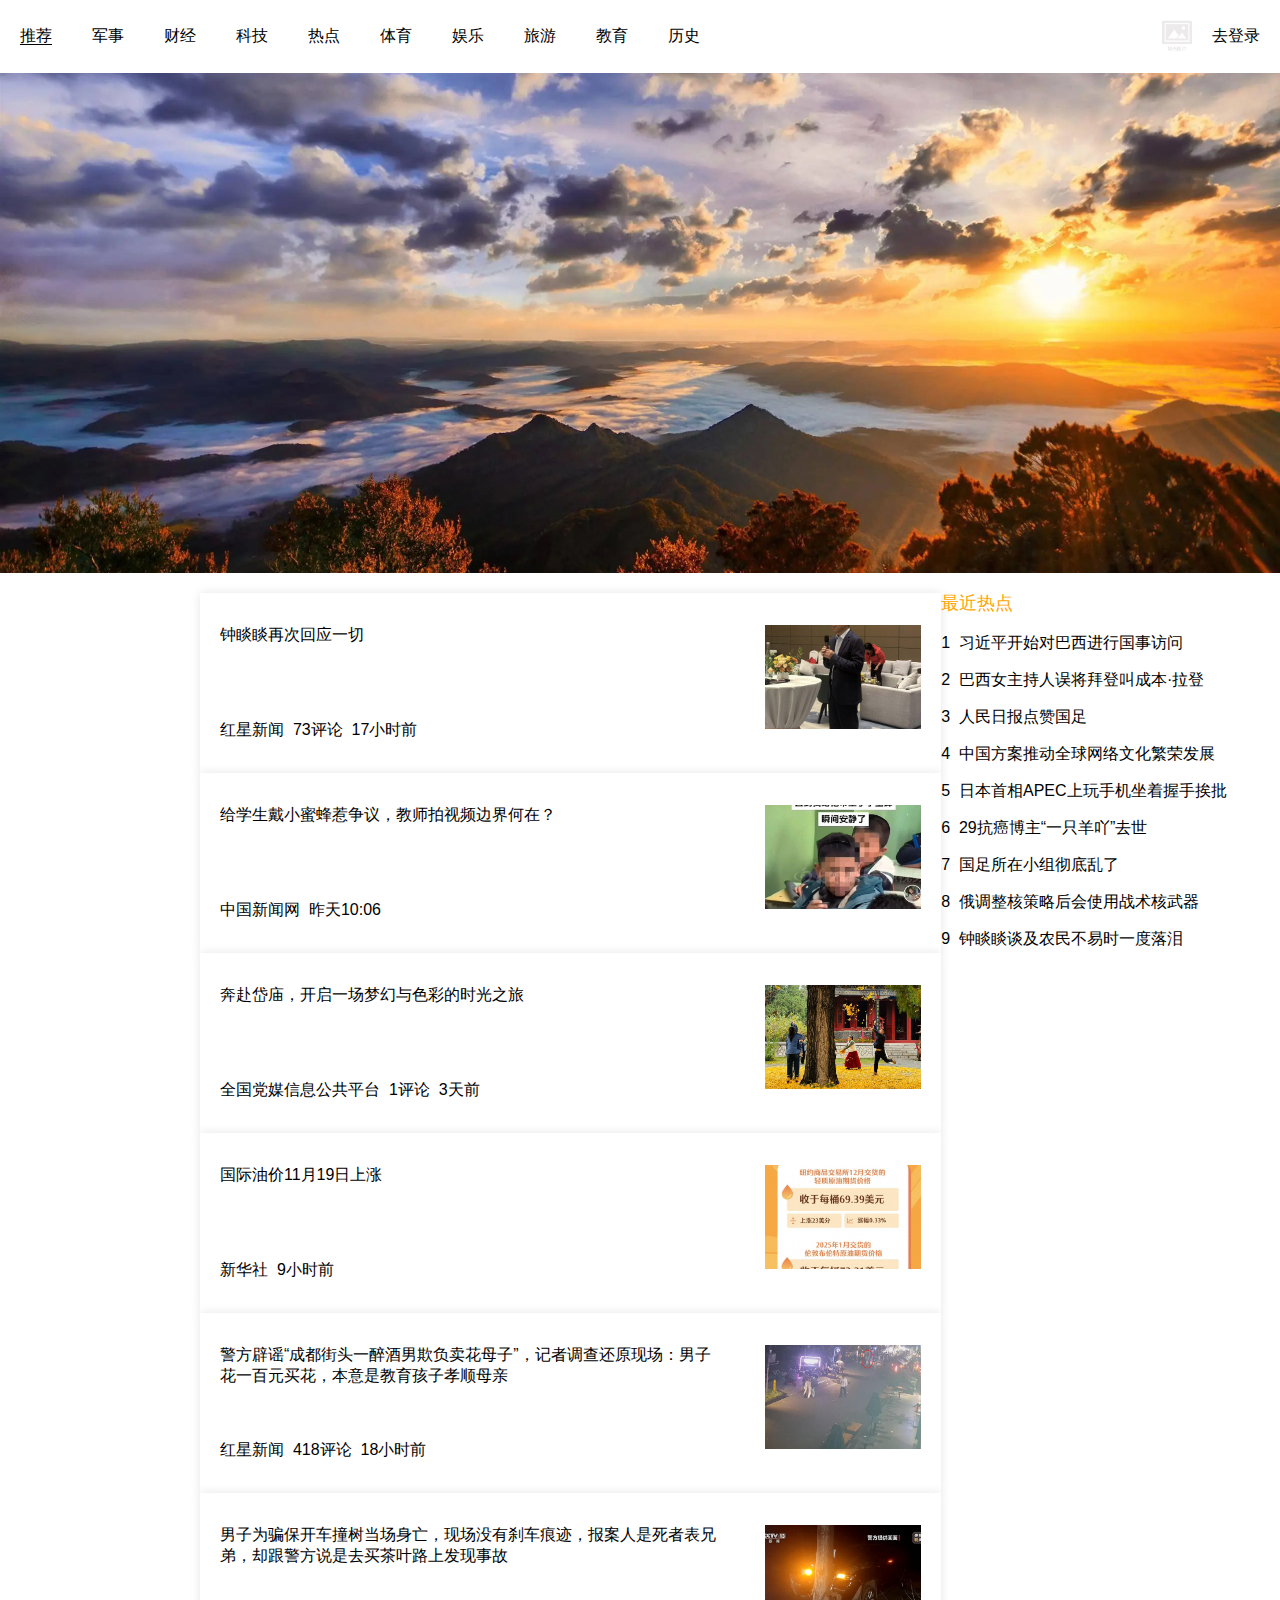
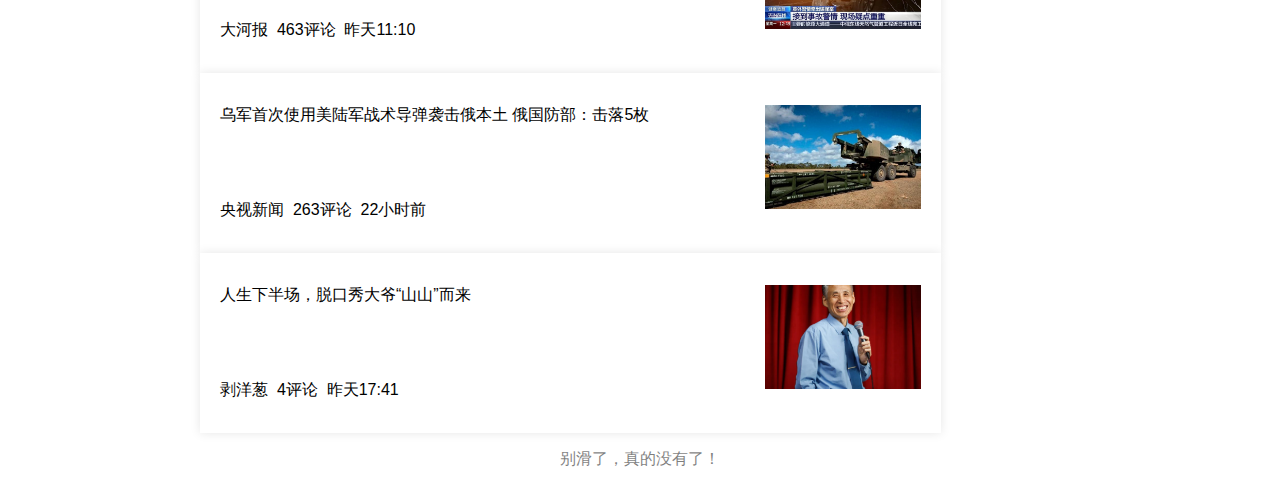
<file: html/index.html>
<!DOCTYPE html>
<html lang="en">
<head>
    <meta charset="UTF-8">
    <meta name="viewport" content="width=device-width, initial-scale=1.0">
    <title>Index Page</title>
    <link rel="stylesheet" href="../css/index.css">
</head>
<body>
    
    <div class="nav">

        <div class="nav-left-box">
            <div class="nav-left-little-box"><a href="index.html" style="border-bottom: 1px solid black;">推荐</a></div>
            <div class="nav-left-little-box"><a href="military.html">军事</a></div>
            <div class="nav-left-little-box"><a href="economy.html">财经</a></div>
            <div class="nav-left-little-box"><a href="technology.html">科技</a></div>
            <div class="nav-left-little-box"><a href="hot.html">热点</a></div>
            <div class="nav-left-little-box"><a href="PE.html">体育</a></div>
            <div class="nav-left-little-box"><a href="entertain.html">娱乐</a></div>
            <div class="nav-left-little-box"><a href="travel.html">旅游</a></div>
            <div class="nav-left-little-box"><a href="education.html">教育</a></div>
            <div class="nav-left-little-box"><a href="history.html">历史</a></div>
        </div>

        <div class="nav-right-box">
            <a href="userCenter.html"><img src="../imgs/default.jpg" id="userImage"></a>
            <a href="login.html"><p id="username-display"></p></a>
        </div>

    </div>

    <div class="top-picture">
        <img src="../imgs/scene.jpg">
    </div>

    <div class="main">

        <div class="content">   

            <a href="detail.html" style="text-decoration: none;color: black;">
            <div class="row" style="margin-top: 20px;">
                <div class="row-left-box">
                    <div class="upper-box">钟睒睒再次回应一切</div>
                    <div class="bottom-box">红星新闻&nbsp;&nbsp;73评论&nbsp;&nbsp;17小时前</div>
                </div>
                <div class="row-right-box">
                    <img src="../imgs/1.jpg">
                </div>
            </div>
            </a>

            <div class="row">
                <div class="row-left-box">
                    <div class="upper-box">给学生戴小蜜蜂惹争议，教师拍视频边界何在？</div>
                    <div class="bottom-box">中国新闻网&nbsp;&nbsp;昨天10:06</div>
                </div>
                <div class="row-right-box">
                    <img src="../imgs/2.jpg">
                </div>
            </div>

            <div class="row">
                <div class="row-left-box">
                    <div class="upper-box">奔赴岱庙，开启一场梦幻与色彩的时光之旅</div>
                    <div class="bottom-box">全国党媒信息公共平台&nbsp;&nbsp;1评论&nbsp;&nbsp;3天前</div>
                </div>
                <div class="row-right-box">
                    <img src="../imgs/3.jpg">
                </div>
            </div>

            <div class="row">
                <div class="row-left-box">
                    <div class="upper-box">国际油价11月19日上涨</div>
                    <div class="bottom-box">新华社&nbsp;&nbsp;9小时前</div>
                </div>
                <div class="row-right-box">
                    <img src="../imgs/4.jpg">
                </div>
            </div>

            <div class="row">
                <div class="row-left-box">
                    <div class="upper-box">警方辟谣“成都街头一醉酒男欺负卖花母子”，记者调查还原现场：男子花一百元买花，本意是教育孩子孝顺母亲</div>
                    <div class="bottom-box">红星新闻&nbsp;&nbsp;418评论&nbsp;&nbsp;18小时前</div>
                </div>
                <div class="row-right-box">
                    <img src="../imgs/5.jpg">
                </div>
            </div>

            <div class="row">
                <div class="row-left-box">
                    <div class="upper-box">男子为骗保开车撞树当场身亡，现场没有刹车痕迹，报案人是死者表兄弟，却跟警方说是去买茶叶路上发现事故</div>
                    <div class="bottom-box">大河报&nbsp;&nbsp;463评论&nbsp;&nbsp;昨天11:10</div>
                </div>
                <div class="row-right-box">
                    <img src="../imgs/6.jpg">
                </div>
            </div>

            <div class="row">
                <div class="row-left-box">
                    <div class="upper-box">乌军首次使用美陆军战术导弹袭击俄本土 俄国防部：击落5枚</div>
                    <div class="bottom-box">央视新闻&nbsp;&nbsp;263评论&nbsp;&nbsp;22小时前</div>
                </div>
                <div class="row-right-box">
                    <img src="../imgs/7.jpg">
                </div>
            </div>

            <div class="row">
                <div class="row-left-box">
                    <div class="upper-box">人生下半场，脱口秀大爷“山山”而来</div>
                    <div class="bottom-box">剥洋葱&nbsp;&nbsp;4评论&nbsp;&nbsp;昨天17:41</div>
                </div>
                <div class="row-right-box">
                    <img src="../imgs/8.jpg">
                </div>
            </div>
            
        </div>
    

        <div class="hot">
            <div>
                <p style="font-size: 18px; color: orange;">最近热点</p>
                <p>1&nbsp;&nbsp;习近平开始对巴西进行国事访问</p>
                <p>2&nbsp;&nbsp;巴西女主持人误将拜登叫成本·拉登</p>
                <p>3&nbsp;&nbsp;人民日报点赞国足</p>
                <p>4&nbsp;&nbsp;中国方案推动全球网络文化繁荣发展</p>
                <p>5&nbsp;&nbsp;日本首相APEC上玩手机坐着握手挨批</p>
                <p>6&nbsp;&nbsp;29抗癌博主“一只羊吖”去世</p>
                <p>7&nbsp;&nbsp;国足所在小组彻底乱了</p>
                <p>8&nbsp;&nbsp;俄调整核策略后会使用战术核武器</p>
                <p>9&nbsp;&nbsp;钟睒睒谈及农民不易时一度落泪</p>
                
            </div>
        </div>

    </div>
    
    <div style="text-align: center;opacity: 50%;">
        <p>别滑了，真的没有了！</p>
    </div>

    <script>
        function getQueryParam(param) {
            var urlParams = new URLSearchParams(window.location.search);
            return urlParams.get(param);
        }

        window.onload = function() {
            const username = localStorage.getItem('username');
            if (username) {
                document.getElementById('username-display').innerText = username;
            } else {
                document.getElementById('username-display').innerText = '去登录';
            }

            var cachedImage = localStorage.getItem('cachedImage');
            if (cachedImage) {
                document.getElementById('userImage').src = cachedImage;
            }
        };

    </script>
</body>
</html>
</file>
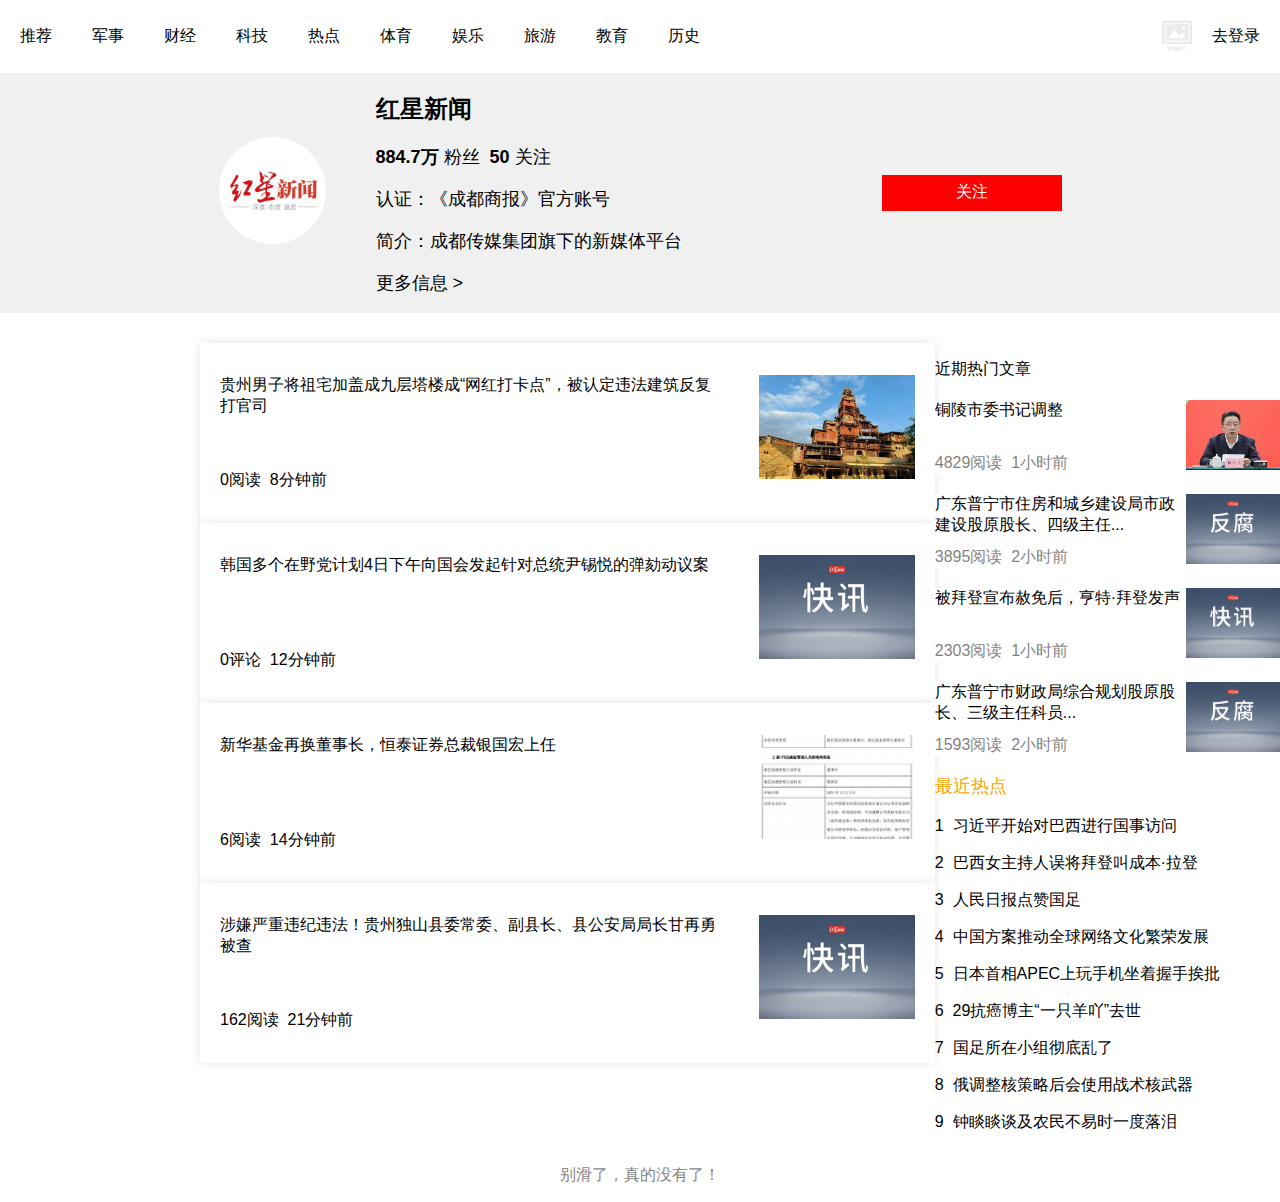
<file: html/author.html>
<!DOCTYPE html>
<html lang="en">
<head>
    <meta charset="UTF-8">
    <meta name="viewport" content="width=device-width, initial-scale=1.0">
    <title>Author Page</title>
    <link rel="stylesheet" href="../css/author.css">
</head>
<body>
    
    <div class="nav">

        <div class="nav-left-box">
            <div class="nav-left-little-box"><a href="index.html">推荐</a></div>
            <div class="nav-left-little-box"><a href="military.html">军事</a></div>
            <div class="nav-left-little-box"><a href="economy.html">财经</a></div>
            <div class="nav-left-little-box"><a href="technology.html">科技</a></div>
            <div class="nav-left-little-box"><a href="hot.html">热点</a></div>
            <div class="nav-left-little-box"><a href="PE.html">体育</a></div>
            <div class="nav-left-little-box"><a href="entertain.html">娱乐</a></div>
            <div class="nav-left-little-box"><a href="travel.html">旅游</a></div>
            <div class="nav-left-little-box"><a href="education.html">教育</a></div>
            <div class="nav-left-little-box"><a href="history.html">历史</a></div>
        </div>

        <div class="nav-right-box">
            <a href="userCenter.html"><img src="../imgs/default.jpg" id="userImage"></a>
            <a href="login.html"><p id="username-display"></p></a>
        </div>

    </div>

    <div class="profile">
        <div class="left">
            <img src="../imgs/z1.jpg">
        </div>
        <div class="middle">
            <h2>红星新闻</h2>
            <p><b>884.7万&nbsp;</b>粉丝&nbsp;&nbsp;<b>50&nbsp;</b>关注</h2>
            <p>认证：《成都商报》官方账号</p>
            <p>简介：成都传媒集团旗下的新媒体平台</p>
            <p>更多信息 ></p>
        </div>
        <div class="right">
            <div class="button">
                <p id="follow-text">关注</p>
            </div>
        </div>
    </div>


    <div class="main">

        <div class="content">   

            <div class="row" style="margin-top: 30px;">
                <div class="row-left-box">
                    <div class="upper-box">贵州男子将祖宅加盖成九层塔楼成“网红打卡点”，被认定违法建筑反复打官司</div>
                    <div class="bottom-box">0阅读&nbsp;&nbsp;8分钟前</div>
                </div>
                <div class="row-right-box">
                    <img src="../imgs/81.jpg">
                </div>
            </div>

            <div class="row">
                <div class="row-left-box">
                    <div class="upper-box">韩国多个在野党计划4日下午向国会发起针对总统尹锡悦的弹劾动议案</div>
                    <div class="bottom-box">0评论&nbsp;&nbsp;12分钟前</div>
                </div>
                <div class="row-right-box">
                    <img src="../imgs/82.jpg">
                </div>
            </div>

            <div class="row">
                <div class="row-left-box">
                    <div class="upper-box">新华基金再换董事长，恒泰证券总裁银国宏上任</div>
                    <div class="bottom-box">6阅读&nbsp;&nbsp;14分钟前</div>
                </div>
                <div class="row-right-box">
                    <img src="../imgs/83.jpg">
                </div>
            </div>

            <div class="row">
                <div class="row-left-box">
                    <div class="upper-box">涉嫌严重违纪违法！贵州独山县委常委、副县长、县公安局局长甘再勇被查</div>
                    <div class="bottom-box">162阅读&nbsp;&nbsp;21分钟前</div>
                </div>
                <div class="row-right-box">
                    <img src="../imgs/82.jpg">
                </div>
            </div>
            
        </div>
    
        

        <div class="hot">

            <div class="hot-works">
                <p>近期热门文章</p>

                <div class="hrow" style="margin-top: 20px;">
                    <div class="hrow-left-box">
                        <div class="hupper-box">铜陵市委书记调整</div>
                        <div class="hbottom-box">4829阅读&nbsp;&nbsp;1小时前</div>
                    </div>
                    <div class="hrow-right-box">
                        <img src="../imgs/w1.jpg">
                    </div>
                </div>

                <div class="hrow">
                    <div class="hrow-left-box">
                        <div class="hupper-box">广东普宁市住房和城乡建设局市政建设股原股长、四级主任...</div>
                        <div class="hbottom-box">3895阅读&nbsp;&nbsp;2小时前</div>
                    </div>
                    <div class="hrow-right-box">
                        <img src="../imgs/w2.jpg">
                    </div>
                </div>

                <div class="hrow">
                    <div class="hrow-left-box">
                        <div class="hupper-box">被拜登宣布赦免后，亨特·拜登发声</div>
                        <div class="hbottom-box">2303阅读&nbsp;&nbsp;1小时前</div>
                    </div>
                    <div class="hrow-right-box">
                        <img src="../imgs/w3.jpg">
                    </div>
                </div>

                <div class="hrow">
                    <div class="hrow-left-box">
                        <div class="hupper-box">广东普宁市财政局综合规划股原股长、三级主任科员...</div>
                        <div class="hbottom-box">1593阅读&nbsp;&nbsp;2小时前</div>
                    </div>
                    <div class="hrow-right-box">
                        <img src="../imgs/w4.jpg">
                    </div>
                </div>

            </div>

            <div>
                <p style="font-size: 18px; color: orange;">最近热点</p>
                <p>1&nbsp;&nbsp;习近平开始对巴西进行国事访问</p>
                <p>2&nbsp;&nbsp;巴西女主持人误将拜登叫成本·拉登</p>
                <p>3&nbsp;&nbsp;人民日报点赞国足</p>
                <p>4&nbsp;&nbsp;中国方案推动全球网络文化繁荣发展</p>
                <p>5&nbsp;&nbsp;日本首相APEC上玩手机坐着握手挨批</p>
                <p>6&nbsp;&nbsp;29抗癌博主“一只羊吖”去世</p>
                <p>7&nbsp;&nbsp;国足所在小组彻底乱了</p>
                <p>8&nbsp;&nbsp;俄调整核策略后会使用战术核武器</p>
                <p>9&nbsp;&nbsp;钟睒睒谈及农民不易时一度落泪</p>
            </div>
        </div>

    </div>
    
    <div style="text-align: center;opacity: 50%;">
        <p>别滑了，真的没有了！</p>
    </div>

    <script>
        function getQueryParam(param) {
            var urlParams = new URLSearchParams(window.location.search);
            return urlParams.get(param);
        }

        window.onload = function() {
            const username = localStorage.getItem('username');
            if (username) {
                document.getElementById('username-display').innerText = username;
            } else {
                document.getElementById('username-display').innerText = '去登录';
            }

            var cachedImage = localStorage.getItem('cachedImage');
            if (cachedImage) {
                document.getElementById('userImage').src = cachedImage;
            }
        };

        document.addEventListener('DOMContentLoaded', function() {
        var button = document.querySelector('.button');
        var text = document.getElementById('follow-text');

        // 检查localStorage中的关注状态
        if (localStorage.getItem('isFollowing') === 'true') {
            text.textContent = '已关注';
        }

        button.addEventListener('click', function() {
            // 切换关注状态
            var isFollowing = text.textContent === '关注';
            text.textContent = isFollowing ? '已关注' : '关注';
            // 更新localStorage中的关注状态
            localStorage.setItem('isFollowing', isFollowing);
        });
    });

    </script>
</body>
</html>
</file>
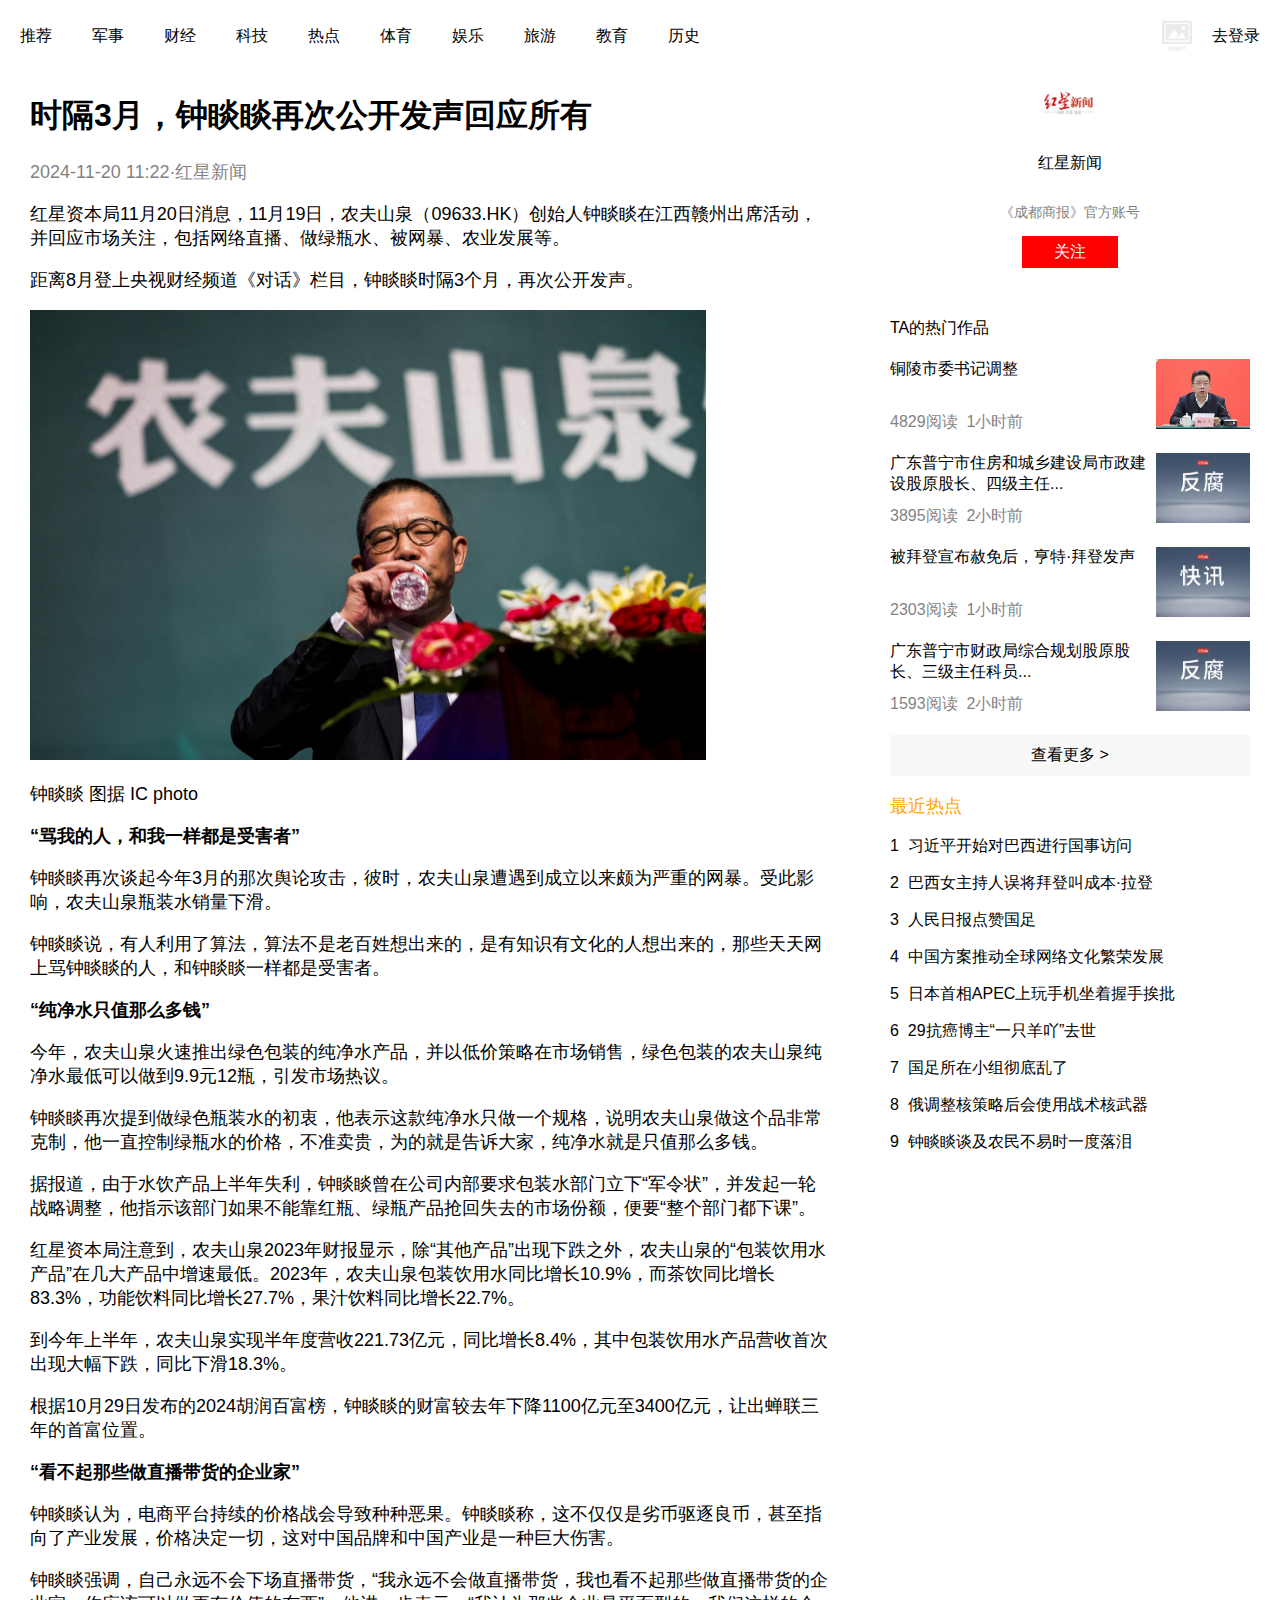
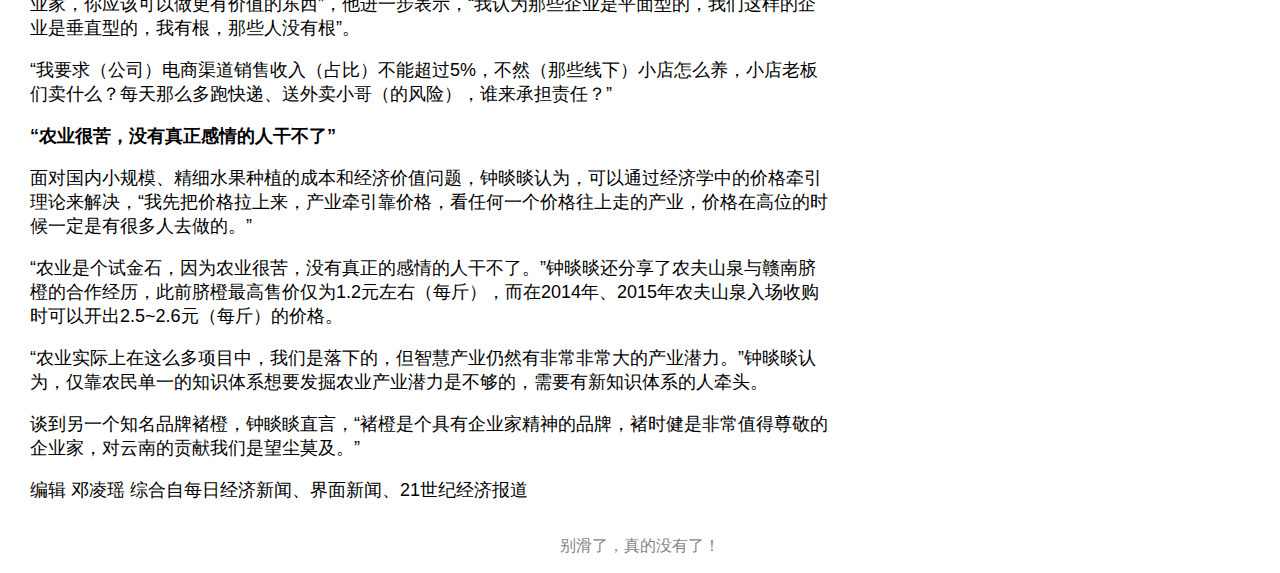
<file: html/detail.html>
<!DOCTYPE html>
<html lang="en">
<head>
    <meta charset="UTF-8">
    <meta name="viewport" content="width=device-width, initial-scale=1.0">
    <title>Detail Page</title>
    <link rel="stylesheet" href="../css/detail.css">
</head>
<body>
    
    <div class="nav">

        <div class="nav-left-box">
            <div class="nav-left-little-box"><a href="index.html">推荐</a></div>
            <div class="nav-left-little-box"><a href="military.html">军事</a></div>
            <div class="nav-left-little-box"><a href="economy.html">财经</a></div>
            <div class="nav-left-little-box"><a href="technology.html">科技</a></div>
            <div class="nav-left-little-box"><a href="hot.html">热点</a></div>
            <div class="nav-left-little-box"><a href="PE.html">体育</a></div>
            <div class="nav-left-little-box"><a href="entertain.html">娱乐</a></div>
            <div class="nav-left-little-box"><a href="travel.html">旅游</a></div>
            <div class="nav-left-little-box"><a href="education.html">教育</a></div>
            <div class="nav-left-little-box"><a href="history.html">历史</a></div>
        </div>

        <div class="nav-right-box">
            <a href="userCenter.html"><img src="../imgs/default.jpg" id="userImage"></a>
            <a href="login.html"><p id="username-display"></p></a>
        </div>

    </div>

    <div class="main">

        <div class="content">

            <h1>时隔3月，钟睒睒再次公开发声回应所有</h1>
            <p style="opacity: 50%;">2024-11-20 11:22·红星新闻</p>
            <p>红星资本局11月20日消息，11月19日，农夫山泉（09633.HK）创始人钟睒睒在江西赣州出席活动，并回应市场关注，包括网络直播、做绿瓶水、被网暴、农业发展等。</p>
            <p>距离8月登上央视财经频道《对话》栏目，钟睒睒时隔3个月，再次公开发声。</p>
            <img src="../imgs/d1.jpg">
            <p>钟睒睒 图据 IC photo</p>
            <b>“骂我的人，和我一样都是受害者”</b>
            <p>钟睒睒再次谈起今年3月的那次舆论攻击，彼时，农夫山泉遭遇到成立以来颇为严重的网暴。受此影响，农夫山泉瓶装水销量下滑。</p>
            <p>钟睒睒说，有人利用了算法，算法不是老百姓想出来的，是有知识有文化的人想出来的，那些天天网上骂钟睒睒的人，和钟睒睒一样都是受害者。</p>
            <b>“纯净水只值那么多钱”</b>
            <p>今年，农夫山泉火速推出绿色包装的纯净水产品，并以低价策略在市场销售，绿色包装的农夫山泉纯净水最低可以做到9.9元12瓶，引发市场热议。</p>
            <p>钟睒睒再次提到做绿色瓶装水的初衷，他表示这款纯净水只做一个规格，说明农夫山泉做这个品非常克制，他一直控制绿瓶水的价格，不准卖贵，为的就是告诉大家，纯净水就是只值那么多钱。</p>
            <p>据报道，由于水饮产品上半年失利，钟睒睒曾在公司内部要求包装水部门立下“军令状”，并发起一轮战略调整，他指示该部门如果不能靠红瓶、绿瓶产品抢回失去的市场份额，便要“整个部门都下课”。</p>
            <p>红星资本局注意到，农夫山泉2023年财报显示，除“其他产品”出现下跌之外，农夫山泉的“包装饮用水产品”在几大产品中增速最低。2023年，农夫山泉包装饮用水同比增长10.9%，而茶饮同比增长83.3%，功能饮料同比增长27.7%，果汁饮料同比增长22.7%。</p>
            <p>到今年上半年，农夫山泉实现半年度营收221.73亿元，同比增长8.4%，其中包装饮用水产品营收首次出现大幅下跌，同比下滑18.3%。</p>
            <p>根据10月29日发布的2024胡润百富榜，钟睒睒的财富较去年下降1100亿元至3400亿元，让出蝉联三年的首富位置。</p>
            <b>“看不起那些做直播带货的企业家”</b>
            <p>钟睒睒认为，电商平台持续的价格战会导致种种恶果。钟睒睒称，这不仅仅是劣币驱逐良币，甚至指向了产业发展，价格决定一切，这对中国品牌和中国产业是一种巨大伤害。</p>
            <p>钟睒睒强调，自己永远不会下场直播带货，“我永远不会做直播带货，我也看不起那些做直播带货的企业家，你应该可以做更有价值的东西”，他进一步表示，“我认为那些企业是平面型的，我们这样的企业是垂直型的，我有根，那些人没有根”。</p>
            <p>“我要求（公司）电商渠道销售收入（占比）不能超过5%，不然（那些线下）小店怎么养，小店老板们卖什么？每天那么多跑快递、送外卖小哥（的风险），谁来承担责任？”</p>
            <b>“农业很苦，没有真正感情的人干不了”</b>
            <p>面对国内小规模、精细水果种植的成本和经济价值问题，钟晱晱认为，可以通过经济学中的价格牵引理论来解决，“我先把价格拉上来，产业牵引靠价格，看任何一个价格往上走的产业，价格在高位的时候一定是有很多人去做的。”</p>
            <p>“农业是个试金石，因为农业很苦，没有真正的感情的人干不了。”钟晱晱还分享了农夫山泉与赣南脐橙的合作经历，此前脐橙最高售价仅为1.2元左右（每斤），而在2014年、2015年农夫山泉入场收购时可以开出2.5~2.6元（每斤）的价格。</p>
            <p>“农业实际上在这么多项目中，我们是落下的，但智慧产业仍然有非常非常大的产业潜力。”钟晱晱认为，仅靠农民单一的知识体系想要发掘农业产业潜力是不够的，需要有新知识体系的人牵头。</p>
            <p>谈到另一个知名品牌褚橙，钟睒睒直言，“褚橙是个具有企业家精神的品牌，褚时健是非常值得尊敬的企业家，对云南的贡献我们是望尘莫及。”</p>
            <p>编辑 邓凌瑶 综合自每日经济新闻、界面新闻、21世纪经济报道</p>

        </div>
    

        <div class="hot">
            <div class="account">
                <a href="author.html">
                    <img src="../imgs/z1.jpg">
                    <p>红星新闻</p>  
                </a>
                
                <p style="opacity: 50%;font-size: 14px;">《成都商报》官方账号</p>
                <div class="button">
                    <p id="follow-text">关注</p>
                </div>
            </div>

            <div class="hot-works">
                <p>TA的热门作品</p>
                <div class="row" style="margin-top: 20px;">
                    <div class="row-left-box">
                        <div class="upper-box">铜陵市委书记调整</div>
                        <div class="bottom-box">4829阅读&nbsp;&nbsp;1小时前</div>
                    </div>
                    <div class="row-right-box">
                        <img src="../imgs/w1.jpg">
                    </div>
                </div>

                <div class="row">
                    <div class="row-left-box">
                        <div class="upper-box">广东普宁市住房和城乡建设局市政建设股原股长、四级主任...</div>
                        <div class="bottom-box">3895阅读&nbsp;&nbsp;2小时前</div>
                    </div>
                    <div class="row-right-box">
                        <img src="../imgs/w2.jpg">
                    </div>
                </div>

                <div class="row">
                    <div class="row-left-box">
                        <div class="upper-box">被拜登宣布赦免后，亨特·拜登发声</div>
                        <div class="bottom-box">2303阅读&nbsp;&nbsp;1小时前</div>
                    </div>
                    <div class="row-right-box">
                        <img src="../imgs/w3.jpg">
                    </div>
                </div>

                <div class="row">
                    <div class="row-left-box">
                        <div class="upper-box">广东普宁市财政局综合规划股原股长、三级主任科员...</div>
                        <div class="bottom-box">1593阅读&nbsp;&nbsp;2小时前</div>
                    </div>
                    <div class="row-right-box">
                        <img src="../imgs/w4.jpg">
                    </div>
                </div>

                <div class="more">
                    <a>查看更多 ></a>
                </div>
            </div>

            <div>
                <p style="font-size: 18px; color: orange;">最近热点</p>
                <p>1&nbsp;&nbsp;习近平开始对巴西进行国事访问</p>
                <p>2&nbsp;&nbsp;巴西女主持人误将拜登叫成本·拉登</p>
                <p>3&nbsp;&nbsp;人民日报点赞国足</p>
                <p>4&nbsp;&nbsp;中国方案推动全球网络文化繁荣发展</p>
                <p>5&nbsp;&nbsp;日本首相APEC上玩手机坐着握手挨批</p>
                <p>6&nbsp;&nbsp;29抗癌博主“一只羊吖”去世</p>
                <p>7&nbsp;&nbsp;国足所在小组彻底乱了</p>
                <p>8&nbsp;&nbsp;俄调整核策略后会使用战术核武器</p>
                <p>9&nbsp;&nbsp;钟睒睒谈及农民不易时一度落泪</p>
            </div>
        </div>

    </div>
    
    <div style="text-align: center;opacity: 50%;">
        <p>别滑了，真的没有了！</p>
    </div>

    <script>
        function getQueryParam(param) {
            var urlParams = new URLSearchParams(window.location.search);
            return urlParams.get(param);
        }

        window.onload = function() {
            const username = localStorage.getItem('username');
            if (username) {
                document.getElementById('username-display').innerText = username;
            } else {
                document.getElementById('username-display').innerText = '去登录';
            }

            var cachedImage = localStorage.getItem('cachedImage');
            if (cachedImage) {
                document.getElementById('userImage').src = cachedImage;
            }
        };

        document.addEventListener('DOMContentLoaded', function() {
        var button = document.querySelector('.button');
        var text = document.getElementById('follow-text');

        // 检查localStorage中的关注状态
        if (localStorage.getItem('isFollowing') === 'true') {
            text.textContent = '已关注';
        }

        button.addEventListener('click', function() {
            // 切换关注状态
            var isFollowing = text.textContent === '关注';
            text.textContent = isFollowing ? '已关注' : '关注';
            // 更新localStorage中的关注状态
            localStorage.setItem('isFollowing', isFollowing);
        });
    });

    </script>
</body>
</html>
</file>
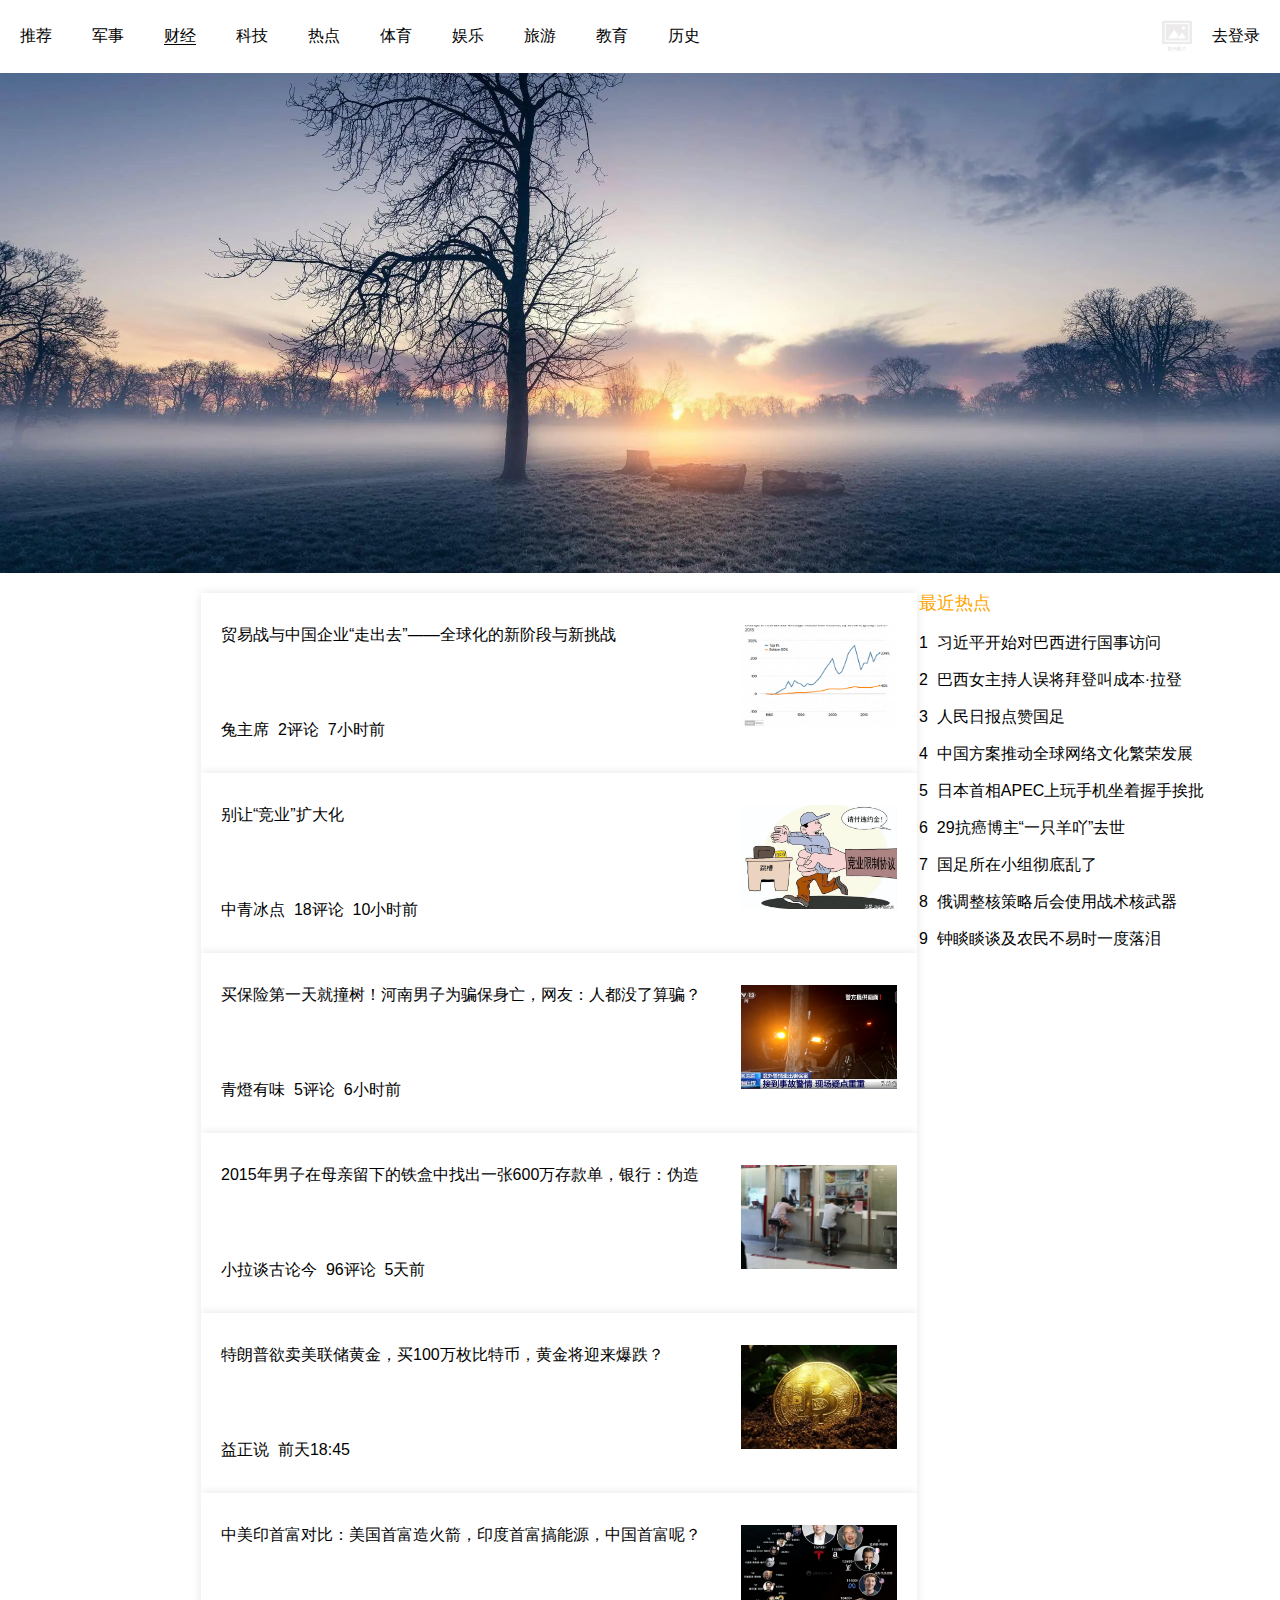
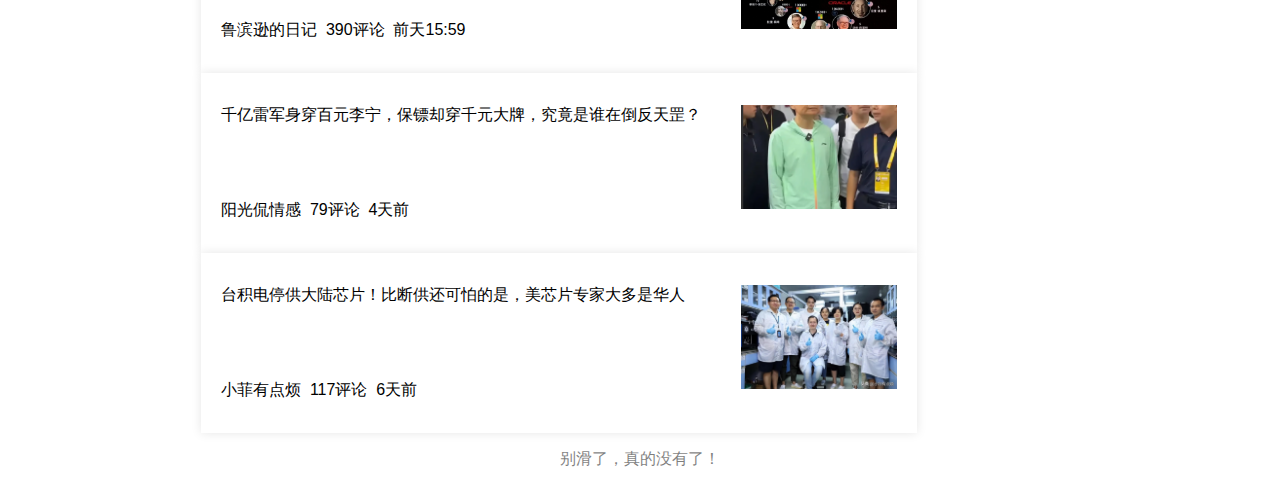
<file: html/economy.html>
<!DOCTYPE html>
<html lang="en">
<head>
    <meta charset="UTF-8">
    <meta name="viewport" content="width=device-width, initial-scale=1.0">
    <title>Economy Sub Page</title>
    <link rel="stylesheet" href="../css/index.css">
</head>
<body>
    
    <div class="nav">

        <div class="nav-left-box">
            <div class="nav-left-little-box"><a href="index.html">推荐</a></div>
            <div class="nav-left-little-box"><a href="military.html">军事</a></div>
            <div class="nav-left-little-box"><a href="economy.html" style="border-bottom: 1px solid black;">财经</a></div>
            <div class="nav-left-little-box"><a href="technology.html">科技</a></div>
            <div class="nav-left-little-box"><a href="hot.html">热点</a></div>
            <div class="nav-left-little-box"><a href="PE.html">体育</a></div>
            <div class="nav-left-little-box"><a href="entertain.html">娱乐</a></div>
            <div class="nav-left-little-box"><a href="travel.html">旅游</a></div>
            <div class="nav-left-little-box"><a href="education.html">教育</a></div>
            <div class="nav-left-little-box"><a href="history.html">历史</a></div>
        </div>

        <div class="nav-right-box">
            <a href="userCenter.html"><img src="../imgs/default.jpg" id="userImage"></a>
            <a href="login.html"><p id="username-display"></p></a>
        </div>

    </div>

    <div class="top-picture">
        <img src="../imgs/scene2.jpg">
    </div>

    <div class="main">

        <div class="content">

            <div class="row" style="margin-top: 20px;">
                <div class="row-left-box">
                    <div class="upper-box">贸易战与中国企业“走出去”——全球化的新阶段与新挑战</div>
                    <div class="bottom-box">兔主席&nbsp;&nbsp;2评论&nbsp;&nbsp;7小时前</div>
                </div>
                <div class="row-right-box">
                    <img src="../imgs/9.jpg">
                </div>
            </div>

            <div class="row">
                <div class="row-left-box">
                    <div class="upper-box">别让“竞业”扩大化</div>
                    <div class="bottom-box">中青冰点&nbsp;&nbsp;18评论&nbsp;&nbsp;10小时前</div>
                </div>
                <div class="row-right-box">
                    <img src="../imgs/10.jpg">
                </div>
            </div>

            <div class="row">
                <div class="row-left-box">
                    <div class="upper-box">买保险第一天就撞树！河南男子为骗保身亡，网友：人都没了算骗？</div>
                    <div class="bottom-box">青燈有味&nbsp;&nbsp;5评论&nbsp;&nbsp;6小时前</div>
                </div>
                <div class="row-right-box">
                    <img src="../imgs/11.jpg">
                </div>
            </div>

            <div class="row">
                <div class="row-left-box">
                    <div class="upper-box">2015年男子在母亲留下的铁盒中找出一张600万存款单，银行：伪造</div>
                    <div class="bottom-box">小拉谈古论今&nbsp;&nbsp;96评论&nbsp;&nbsp;5天前</div>
                </div>
                <div class="row-right-box">
                    <img src="../imgs/12.jpg">
                </div>
            </div>

            <div class="row">
                <div class="row-left-box">
                    <div class="upper-box">特朗普欲卖美联储黄金，买100万枚比特币，黄金将迎来爆跌？</div>
                    <div class="bottom-box">益正说&nbsp;&nbsp;前天18:45</div>
                </div>
                <div class="row-right-box">
                    <img src="../imgs/13.jpg">
                </div>
            </div>

            <div class="row">
                <div class="row-left-box">
                    <div class="upper-box">中美印首富对比：美国首富造火箭，印度首富搞能源，中国首富呢？</div>
                    <div class="bottom-box">鲁滨逊的日记&nbsp;&nbsp;390评论&nbsp;&nbsp;前天15:59</div>
                </div>
                <div class="row-right-box">
                    <img src="../imgs/14.jpg">
                </div>
            </div>

            <div class="row">
                <div class="row-left-box">
                    <div class="upper-box">千亿雷军身穿百元李宁，保镖却穿千元大牌，究竟是谁在倒反天罡？</div>
                    <div class="bottom-box">阳光侃情感&nbsp;&nbsp;79评论&nbsp;&nbsp;4天前</div>
                </div>
                <div class="row-right-box">
                    <img src="../imgs/15.jpg">
                </div>
            </div>

            <div class="row">
                <div class="row-left-box">
                    <div class="upper-box">台积电停供大陆芯片！比断供还可怕的是，美芯片专家大多是华人</div>
                    <div class="bottom-box">小菲有点烦&nbsp;&nbsp;117评论&nbsp;&nbsp;6天前</div>
                </div>
                <div class="row-right-box">
                    <img src="../imgs/16.jpg">
                </div>
            </div>
            
        </div>
    

        <div class="hot">
            <div>
                <p style="font-size: 18px; color: orange;">最近热点</p>
                <p>1&nbsp;&nbsp;习近平开始对巴西进行国事访问</p>
                <p>2&nbsp;&nbsp;巴西女主持人误将拜登叫成本·拉登</p>
                <p>3&nbsp;&nbsp;人民日报点赞国足</p>
                <p>4&nbsp;&nbsp;中国方案推动全球网络文化繁荣发展</p>
                <p>5&nbsp;&nbsp;日本首相APEC上玩手机坐着握手挨批</p>
                <p>6&nbsp;&nbsp;29抗癌博主“一只羊吖”去世</p>
                <p>7&nbsp;&nbsp;国足所在小组彻底乱了</p>
                <p>8&nbsp;&nbsp;俄调整核策略后会使用战术核武器</p>
                <p>9&nbsp;&nbsp;钟睒睒谈及农民不易时一度落泪</p>
                
            </div>
        </div>

    </div>
    
    <div style="text-align: center;opacity: 50%;">
        <p>别滑了，真的没有了！</p>
    </div>

    <script>
        function getQueryParam(param) {
            var urlParams = new URLSearchParams(window.location.search);
            return urlParams.get(param);
        }

        window.onload = function() {
            const username = localStorage.getItem('username');
            if (username) {
                document.getElementById('username-display').innerText = username;
            } else {
                document.getElementById('username-display').innerText = '去登录';
            }

            var cachedImage = localStorage.getItem('cachedImage');
            if (cachedImage) {
                document.getElementById('userImage').src = cachedImage;
            }
        };
    </script>
</body>
</html>
</file>
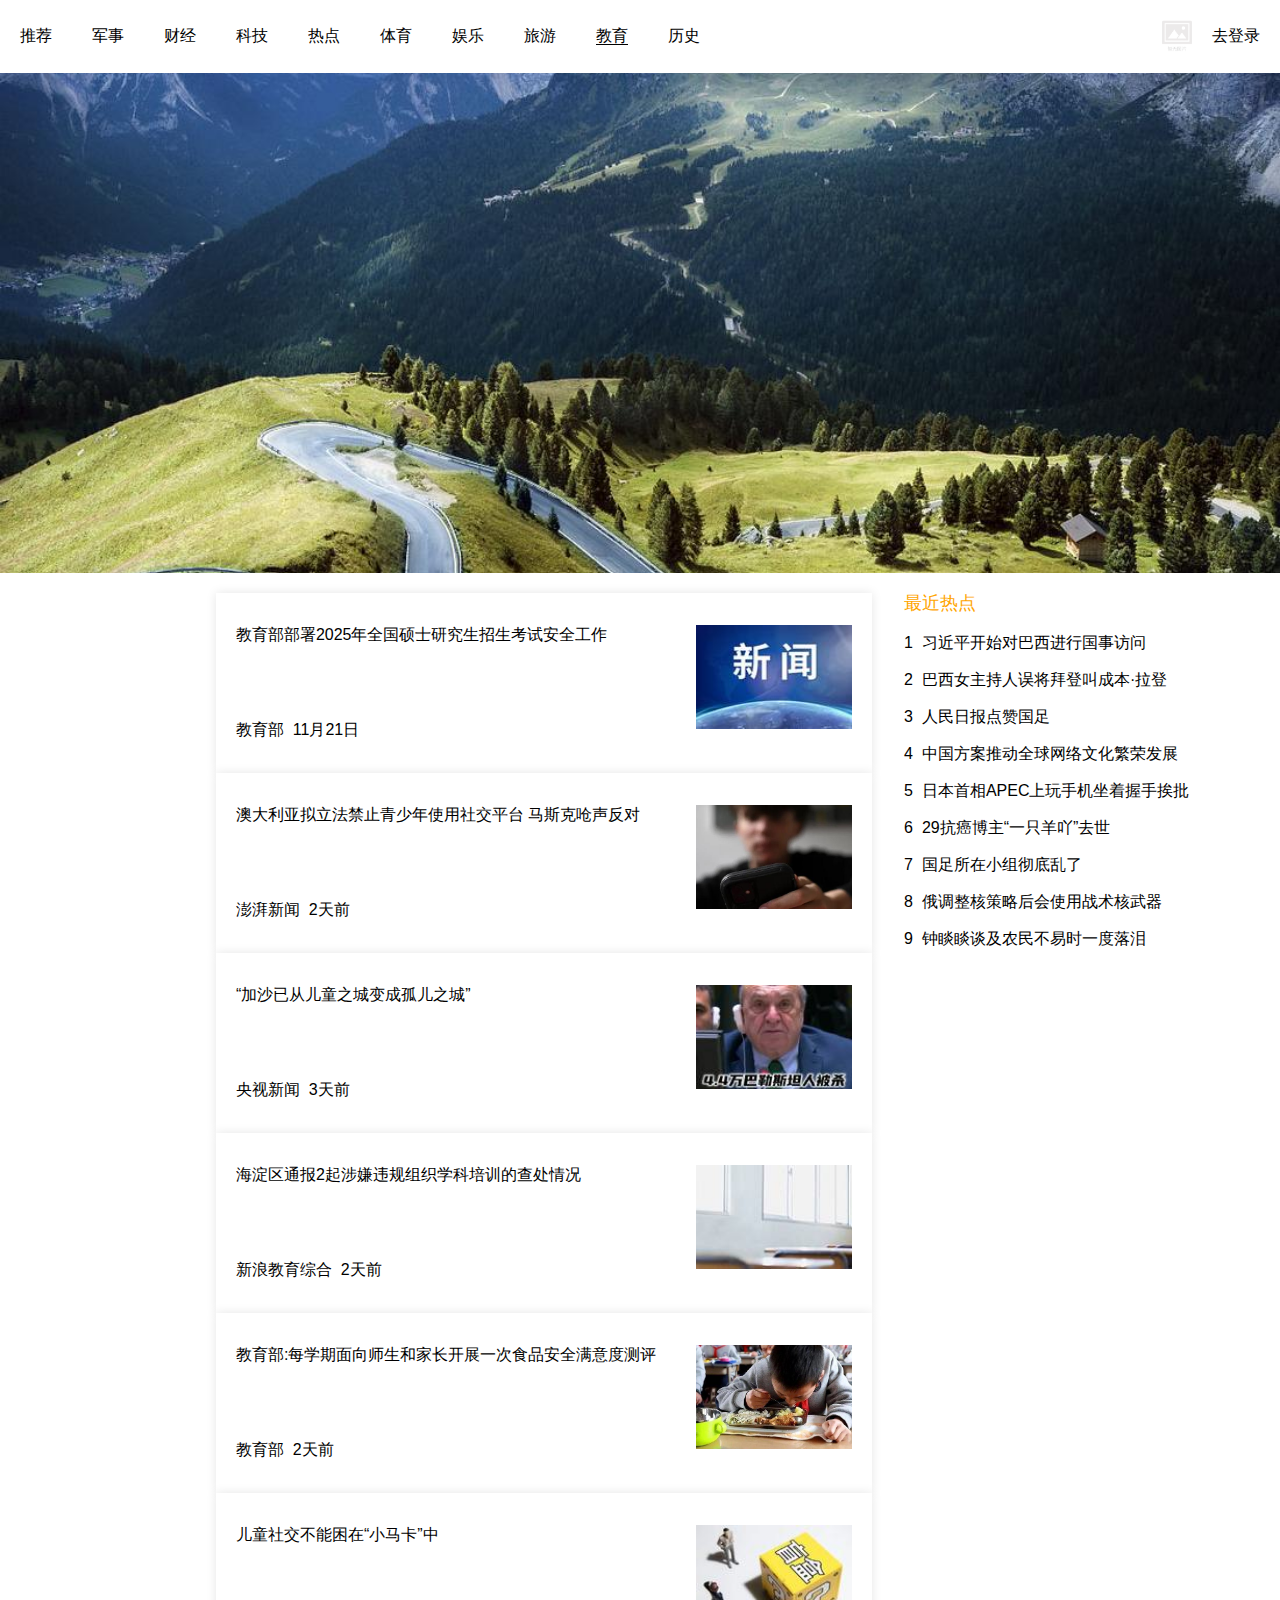
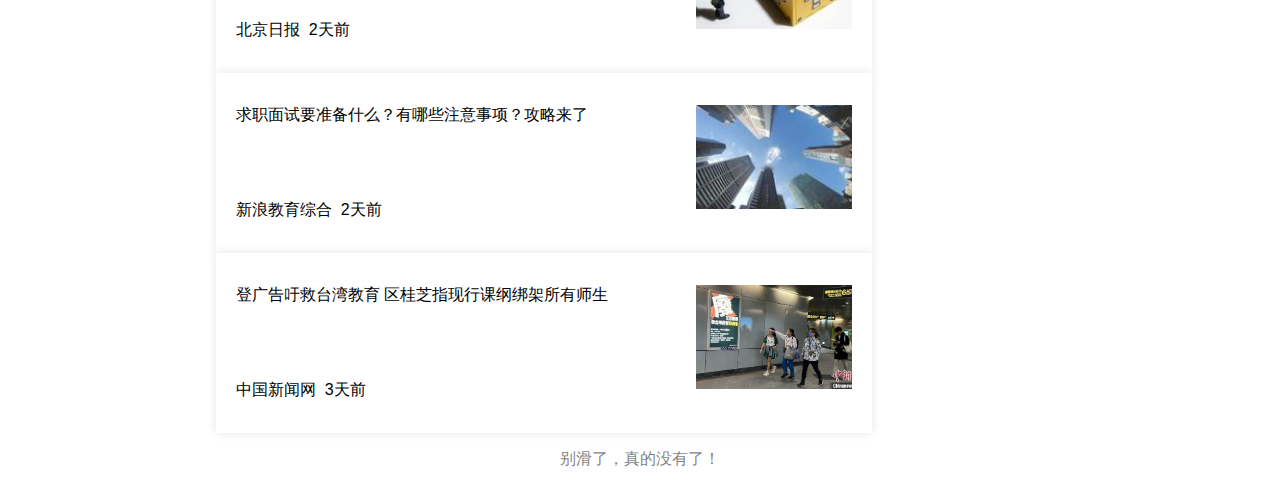
<file: html/education.html>
<!DOCTYPE html>
<html lang="en">
<head>
    <meta charset="UTF-8">
    <meta name="viewport" content="width=device-width, initial-scale=1.0">
    <title>Education Sub Page</title>
    <link rel="stylesheet" href="../css/index.css">
</head>
<body>
    
    <div class="nav">

        <div class="nav-left-box">
            <div class="nav-left-little-box"><a href="index.html">推荐</a></div>
            <div class="nav-left-little-box"><a href="military.html">军事</a></div>
            <div class="nav-left-little-box"><a href="economy.html">财经</a></div>
            <div class="nav-left-little-box"><a href="technology.html">科技</a></div>
            <div class="nav-left-little-box"><a href="hot.html">热点</a></div>
            <div class="nav-left-little-box"><a href="PE.html">体育</a></div>
            <div class="nav-left-little-box"><a href="entertain.html">娱乐</a></div>
            <div class="nav-left-little-box"><a href="travel.html">旅游</a></div>
            <div class="nav-left-little-box"><a href="education.html" style="border-bottom: 1px solid black;">教育</a></div>
            <div class="nav-left-little-box"><a href="history.html">历史</a></div>
        </div>

        <div class="nav-right-box">
            <a href="userCenter.html"><img src="../imgs/default.jpg" id="userImage"></a>
            <a href="login.html"><p id="username-display"></p></a>
        </div>

    </div>

    <div class="top-picture">
        <img src="../imgs/scene9.jpg">
    </div>

    <div class="main">

        <div class="content">

            <div class="row" style="margin-top: 20px;">
                <div class="row-left-box">
                    <div class="upper-box">教育部部署2025年全国硕士研究生招生考试安全工作</div>
                    <div class="bottom-box">教育部&nbsp;&nbsp;11月21日</div>
                </div>
                <div class="row-right-box">
                    <img src="../imgs/65.jpg">
                </div>
            </div>

            <div class="row">
                <div class="row-left-box">
                    <div class="upper-box">澳大利亚拟立法禁止青少年使用社交平台 马斯克呛声反对</div>
                    <div class="bottom-box">澎湃新闻&nbsp;&nbsp;2天前</div>
                </div>
                <div class="row-right-box">
                    <img src="../imgs/66.jpg">
                </div>
            </div>

            <div class="row">
                <div class="row-left-box">
                    <div class="upper-box">“加沙已从儿童之城变成孤儿之城”</div>
                    <div class="bottom-box">央视新闻&nbsp;&nbsp;3天前</div>
                </div>
                <div class="row-right-box">
                    <img src="../imgs/67.jpg">
                </div>
            </div>

            <div class="row">
                <div class="row-left-box">
                    <div class="upper-box">海淀区通报2起涉嫌违规组织学科培训的查处情况</div>
                    <div class="bottom-box">新浪教育综合&nbsp;&nbsp;2天前</div>
                </div>
                <div class="row-right-box">
                    <img src="../imgs/68.jpg">
                </div>
            </div>

            <div class="row">
                <div class="row-left-box">
                    <div class="upper-box">教育部:每学期面向师生和家长开展一次食品安全满意度测评</div>
                    <div class="bottom-box">教育部&nbsp;&nbsp;2天前</div>
                </div>
                <div class="row-right-box">
                    <img src="../imgs/69.jpg">
                </div>
            </div>

            <div class="row">
                <div class="row-left-box">
                    <div class="upper-box">儿童社交不能困在“小马卡”中</div>
                    <div class="bottom-box">北京日报&nbsp;&nbsp;2天前</div>
                </div>
                <div class="row-right-box">
                    <img src="../imgs/70.jpg">
                </div>
            </div>

            <div class="row">
                <div class="row-left-box">
                    <div class="upper-box">求职面试要准备什么？有哪些注意事项？攻略来了</div>
                    <div class="bottom-box">新浪教育综合&nbsp;&nbsp;2天前</div>
                </div>
                <div class="row-right-box">
                    <img src="../imgs/71.jpg">
                </div>
            </div>

            <div class="row">
                <div class="row-left-box">
                    <div class="upper-box">登广告吁救台湾教育 区桂芝指现行课纲绑架所有师生</div>
                    <div class="bottom-box">中国新闻网&nbsp;&nbsp;3天前</div>
                </div>
                <div class="row-right-box">
                    <img src="../imgs/72.jpg">
                </div>
            </div>
            
        </div>
    

        <div class="hot">
            <div>
                <p style="font-size: 18px; color: orange;">最近热点</p>
                <p>1&nbsp;&nbsp;习近平开始对巴西进行国事访问</p>
                <p>2&nbsp;&nbsp;巴西女主持人误将拜登叫成本·拉登</p>
                <p>3&nbsp;&nbsp;人民日报点赞国足</p>
                <p>4&nbsp;&nbsp;中国方案推动全球网络文化繁荣发展</p>
                <p>5&nbsp;&nbsp;日本首相APEC上玩手机坐着握手挨批</p>
                <p>6&nbsp;&nbsp;29抗癌博主“一只羊吖”去世</p>
                <p>7&nbsp;&nbsp;国足所在小组彻底乱了</p>
                <p>8&nbsp;&nbsp;俄调整核策略后会使用战术核武器</p>
                <p>9&nbsp;&nbsp;钟睒睒谈及农民不易时一度落泪</p>
                
            </div>
        </div>

    </div>
    
    <div style="text-align: center;opacity: 50%;">
        <p>别滑了，真的没有了！</p>
    </div>

    <script>
        function getQueryParam(param) {
            var urlParams = new URLSearchParams(window.location.search);
            return urlParams.get(param);
        }

        window.onload = function() {
            const username = localStorage.getItem('username');
            if (username) {
                document.getElementById('username-display').innerText = username;
            } else {
                document.getElementById('username-display').innerText = '去登录';
            }

            var cachedImage = localStorage.getItem('cachedImage');
            if (cachedImage) {
                document.getElementById('userImage').src = cachedImage;
            }
        };

    </script>
</body>
</html>
</file>
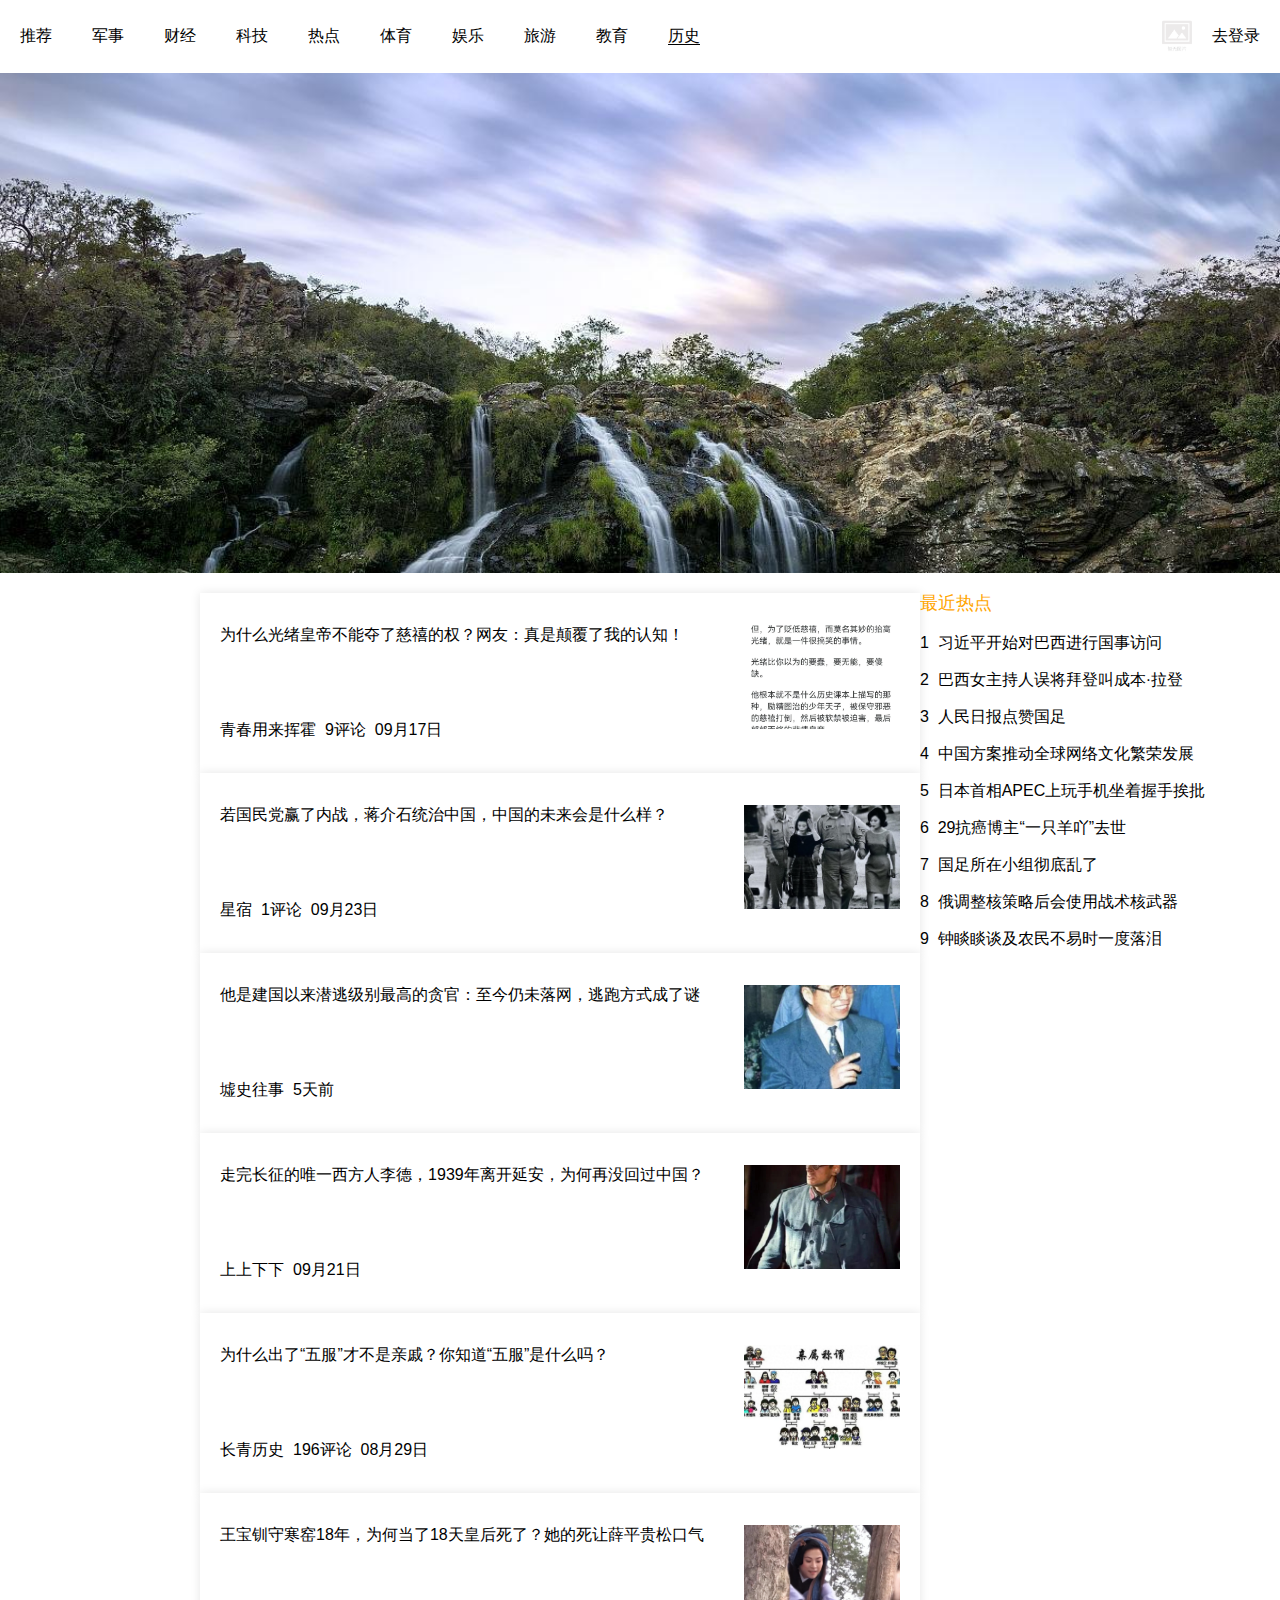
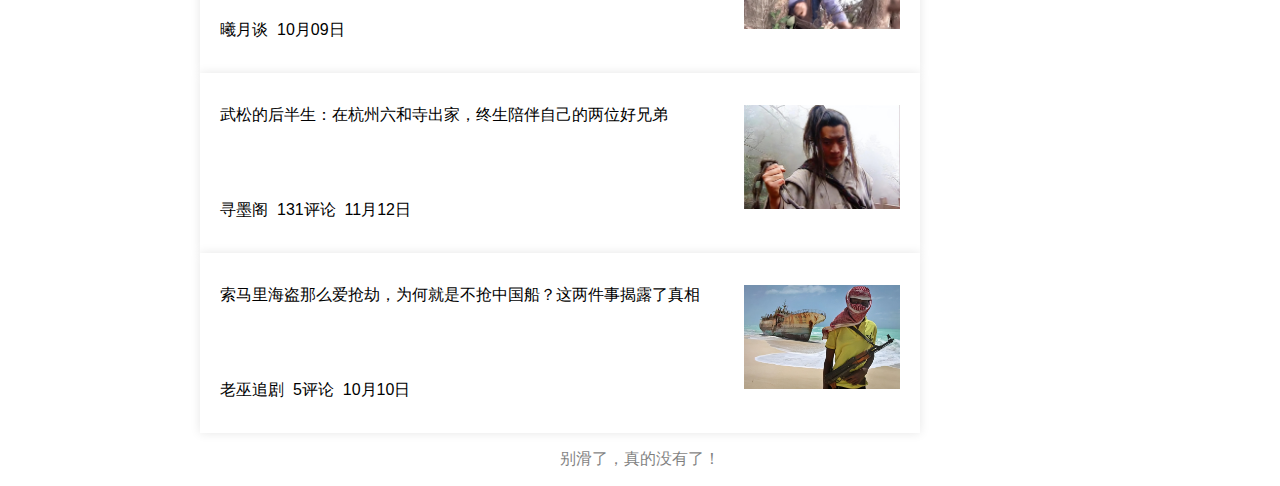
<file: html/history.html>
<!DOCTYPE html>
<html lang="en">
<head>
    <meta charset="UTF-8">
    <meta name="viewport" content="width=device-width, initial-scale=1.0">
    <title>History Sub Page</title>
    <link rel="stylesheet" href="../css/index.css">
</head>
<body>
    
    <div class="nav">

        <div class="nav-left-box">
            <div class="nav-left-little-box"><a href="index.html">推荐</a></div>
            <div class="nav-left-little-box"><a href="military.html">军事</a></div>
            <div class="nav-left-little-box"><a href="economy.html">财经</a></div>
            <div class="nav-left-little-box"><a href="technology.html">科技</a></div>
            <div class="nav-left-little-box"><a href="hot.html">热点</a></div>
            <div class="nav-left-little-box"><a href="PE.html">体育</a></div>
            <div class="nav-left-little-box"><a href="entertain.html">娱乐</a></div>
            <div class="nav-left-little-box"><a href="travel.html">旅游</a></div>
            <div class="nav-left-little-box"><a href="education.html">教育</a></div>
            <div class="nav-left-little-box"><a href="history.html" style="border-bottom: 1px solid black;">历史</a></div>
        </div>

        <div class="nav-right-box">
            <a href="userCenter.html"><img src="../imgs/default.jpg" id="userImage"></a>
            <a href="login.html"><p id="username-display"></p></a>
        </div>

    </div>

    <div class="top-picture">
        <img src="../imgs/scene10.jpg">
    </div>

    <div class="main">

        <div class="content">

            <div class="row" style="margin-top: 20px;">
                <div class="row-left-box">
                    <div class="upper-box">为什么光绪皇帝不能夺了慈禧的权？网友：真是颠覆了我的认知！</div>
                    <div class="bottom-box">青春用来挥霍&nbsp;&nbsp;9评论&nbsp;&nbsp;09月17日</div>
                </div>
                <div class="row-right-box">
                    <img src="../imgs/73.jpg">
                </div>
            </div>

            <div class="row">
                <div class="row-left-box">
                    <div class="upper-box">若国民党赢了内战，蒋介石统治中国，中国的未来会是什么样？</div>
                    <div class="bottom-box">星宿&nbsp;&nbsp;1评论&nbsp;&nbsp;09月23日</div>
                </div>
                <div class="row-right-box">
                    <img src="../imgs/74.jpg">
                </div>
            </div>

            <div class="row">
                <div class="row-left-box">
                    <div class="upper-box">他是建国以来潜逃级别最高的贪官：至今仍未落网，逃跑方式成了谜</div>
                    <div class="bottom-box">墟史往事&nbsp;&nbsp;5天前</div>
                </div>
                <div class="row-right-box">
                    <img src="../imgs/75.jpg">
                </div>
            </div>

            <div class="row">
                <div class="row-left-box">
                    <div class="upper-box">走完长征的唯一西方人李德，1939年离开延安，为何再没回过中国？</div>
                    <div class="bottom-box">上上下下&nbsp;&nbsp;09月21日</div>
                </div>
                <div class="row-right-box">
                    <img src="../imgs/76.jpg">
                </div>
            </div>

            <div class="row">
                <div class="row-left-box">
                    <div class="upper-box">为什么出了“五服”才不是亲戚？你知道“五服”是什么吗？</div>
                    <div class="bottom-box">长青历史&nbsp;&nbsp;196评论&nbsp;&nbsp;08月29日</div>
                </div>
                <div class="row-right-box">
                    <img src="../imgs/77.jpg">
                </div>
            </div>

            <div class="row">
                <div class="row-left-box">
                    <div class="upper-box">王宝钏守寒窑18年，为何当了18天皇后死了？她的死让薛平贵松口气</div>
                    <div class="bottom-box">曦月谈&nbsp;&nbsp;10月09日</div>
                </div>
                <div class="row-right-box">
                    <img src="../imgs/78.jpg">
                </div>
            </div>

            <div class="row">
                <div class="row-left-box">
                    <div class="upper-box">武松的后半生：在杭州六和寺出家，终生陪伴自己的两位好兄弟</div>
                    <div class="bottom-box">寻墨阁&nbsp;&nbsp;131评论&nbsp;&nbsp;11月12日</div>
                </div>
                <div class="row-right-box">
                    <img src="../imgs/79.jpg">
                </div>
            </div>

            <div class="row">
                <div class="row-left-box">
                    <div class="upper-box">索马里海盗那么爱抢劫，为何就是不抢中国船？这两件事揭露了真相</div>
                    <div class="bottom-box">老巫追剧&nbsp;&nbsp;5评论&nbsp;&nbsp;10月10日</div>
                </div>
                <div class="row-right-box">
                    <img src="../imgs/80.jpg">
                </div>
            </div>
            
        </div>
    

        <div class="hot">
            <div>
                <p style="font-size: 18px; color: orange;">最近热点</p>
                <p>1&nbsp;&nbsp;习近平开始对巴西进行国事访问</p>
                <p>2&nbsp;&nbsp;巴西女主持人误将拜登叫成本·拉登</p>
                <p>3&nbsp;&nbsp;人民日报点赞国足</p>
                <p>4&nbsp;&nbsp;中国方案推动全球网络文化繁荣发展</p>
                <p>5&nbsp;&nbsp;日本首相APEC上玩手机坐着握手挨批</p>
                <p>6&nbsp;&nbsp;29抗癌博主“一只羊吖”去世</p>
                <p>7&nbsp;&nbsp;国足所在小组彻底乱了</p>
                <p>8&nbsp;&nbsp;俄调整核策略后会使用战术核武器</p>
                <p>9&nbsp;&nbsp;钟睒睒谈及农民不易时一度落泪</p>
                
            </div>
        </div>

    </div>
    
    <div style="text-align: center;opacity: 50%;">
        <p>别滑了，真的没有了！</p>
    </div>

    <script>
        function getQueryParam(param) {
            var urlParams = new URLSearchParams(window.location.search);
            return urlParams.get(param);
        }

        window.onload = function() {
            const username = localStorage.getItem('username');
            if (username) {
                document.getElementById('username-display').innerText = username;
            } else {
                document.getElementById('username-display').innerText = '去登录';
            }

            var cachedImage = localStorage.getItem('cachedImage');
            if (cachedImage) {
                document.getElementById('userImage').src = cachedImage;
            }
        };

    </script>
</body>
</html>
</file>
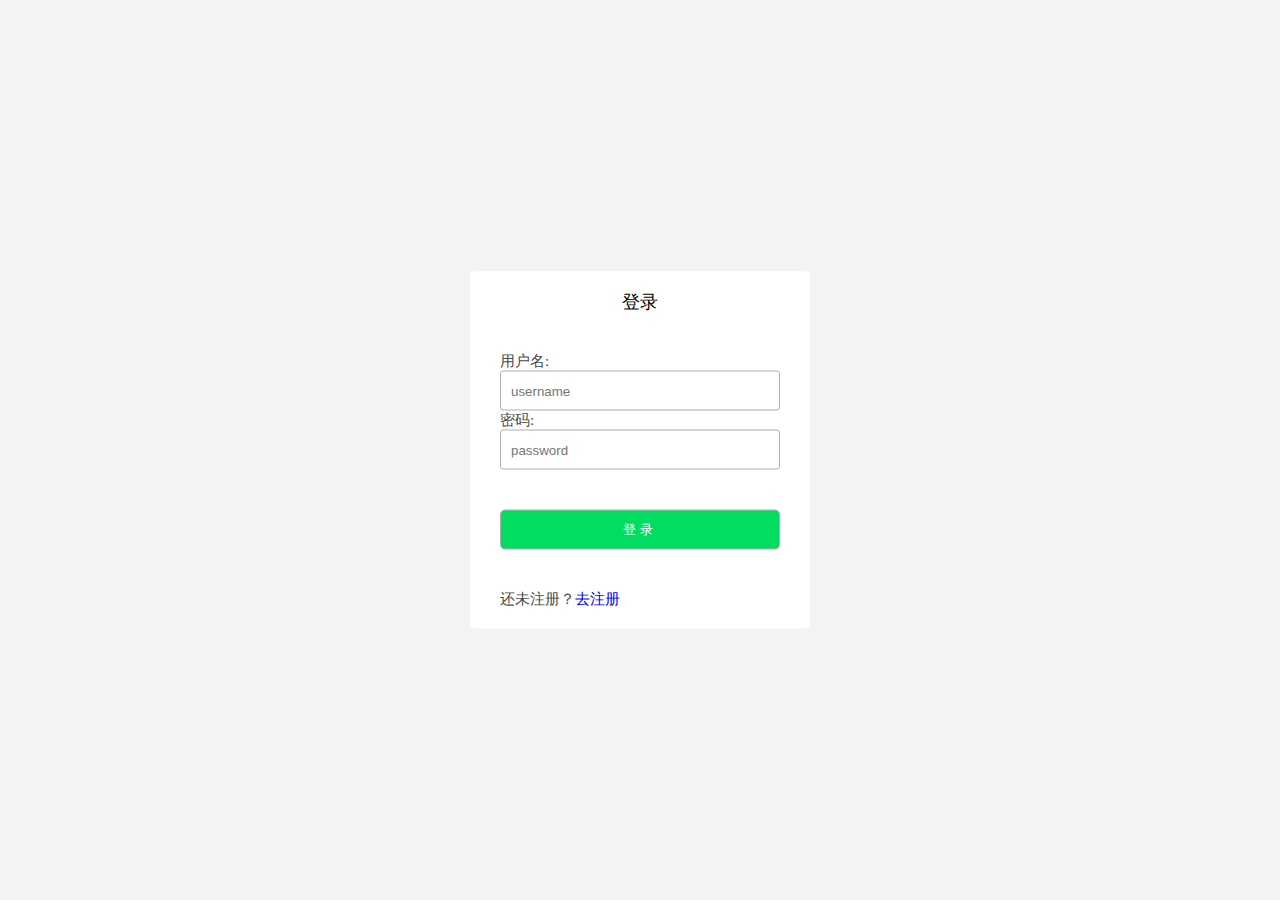
<file: html/login.html>
<!DOCTYPE html>
<html lang="en">
<head>
    <meta charset="UTF-8">
    <meta name="viewport" content="width=device-width, initial-scale=1.0">
    <title>Login Page</title>
    <link rel="stylesheet" href="../css/login.css"></style>
    <script src="../js/click.js"></script>
    <script src="../js/pageChange.js"></script>
</head>
<body>
    <div class="login-container">

        <div class="item">
            <div>登录</div>   
        </div>

        <div class="content">
            <div style="display: block;">
                <label for="username">用户名:</label>
                <input type="text" placeholder="username" id="login-username" required>
                <br>
                <label for="password">密码:</label>
                <input type="password" placeholder="password" id="login-password" required>
                <br>
                <input type="submit" value="登录" onclick="login()">
                <p>还未注册？<a href="register.html">去注册</a></p>
            </div>
        </div>

    </div>
</body>
</html>
</file>
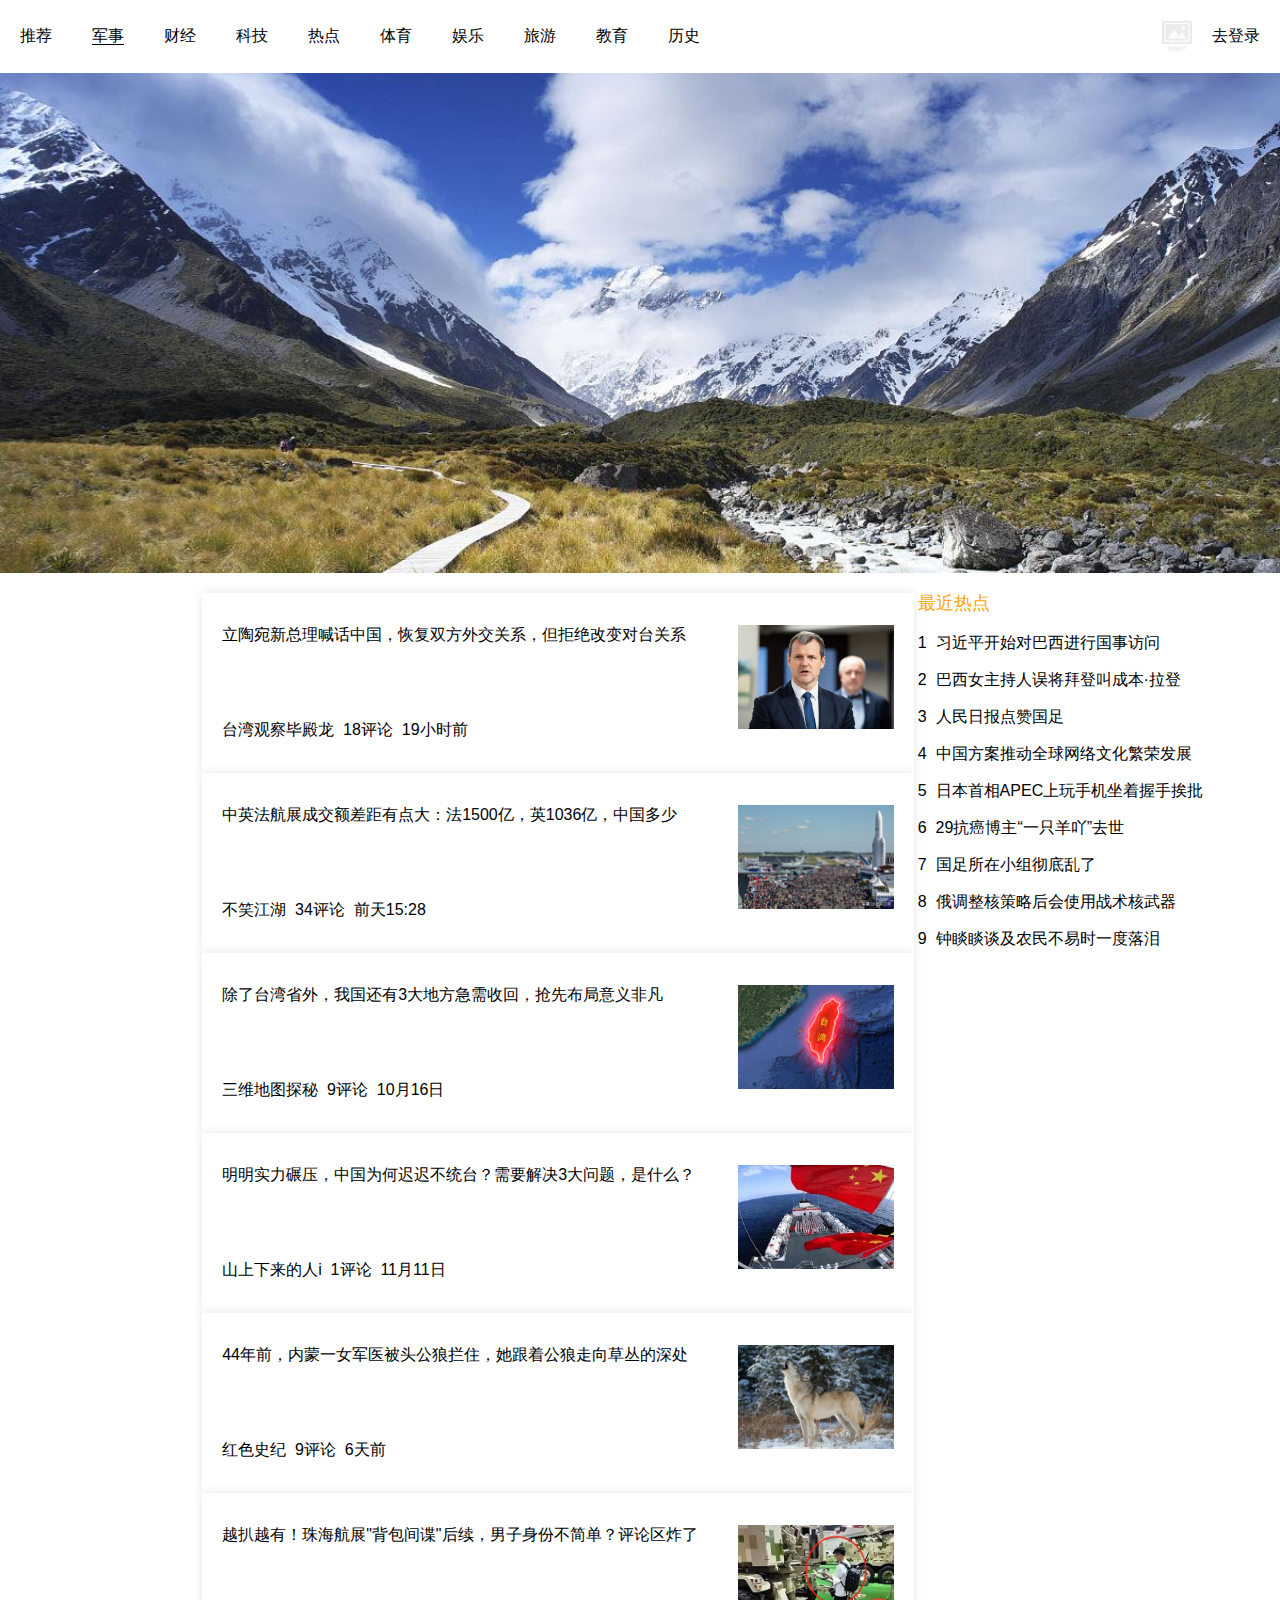
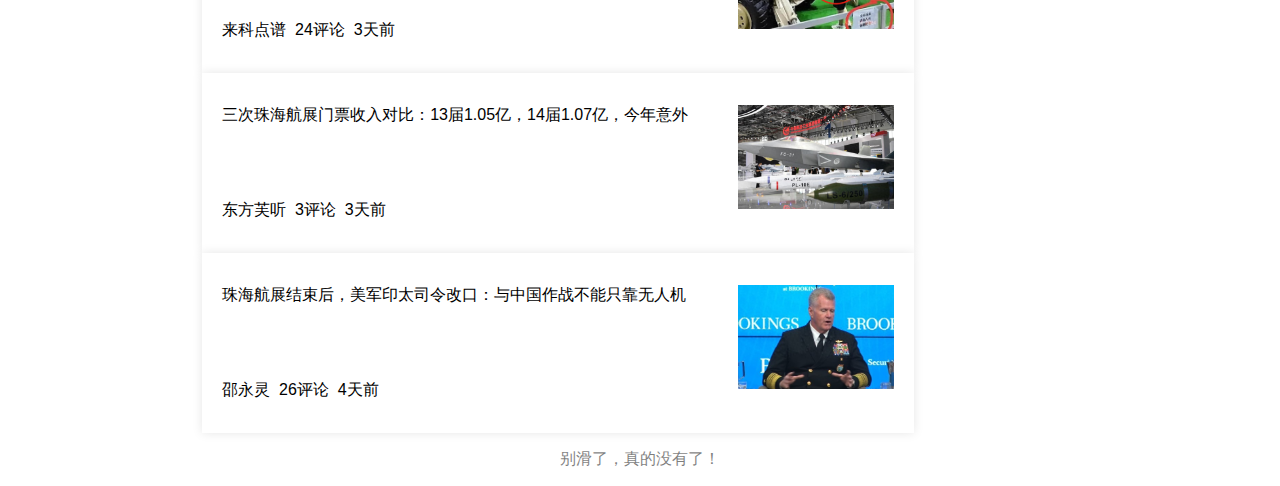
<file: html/military.html>
<!DOCTYPE html>
<html lang="en">
<head>
    <meta charset="UTF-8">
    <meta name="viewport" content="width=device-width, initial-scale=1.0">
    <title>Military Sub Page</title>
    <link rel="stylesheet" href="../css/index.css">
</head>
<body>
    
    <div class="nav">

        <div class="nav-left-box">
            <div class="nav-left-little-box"><a href="index.html">推荐</a></div>
            <div class="nav-left-little-box"><a href="military.html" style="border-bottom: 1px solid black;">军事</a></div>
            <div class="nav-left-little-box"><a href="economy.html">财经</a></div>
            <div class="nav-left-little-box"><a href="technology.html">科技</a></div>
            <div class="nav-left-little-box"><a href="hot.html">热点</a></div>
            <div class="nav-left-little-box"><a href="PE.html">体育</a></div>
            <div class="nav-left-little-box"><a href="entertain.html">娱乐</a></div>
            <div class="nav-left-little-box"><a href="travel.html">旅游</a></div>
            <div class="nav-left-little-box"><a href="education.html">教育</a></div>
            <div class="nav-left-little-box"><a href="history.html">历史</a></div>
        </div>

        <div class="nav-right-box">
            <a href="userCenter.html"><img src="../imgs/default.jpg" id="userImage"></a>
            <a href="login.html"><p id="username-display"></p></a>
        </div>

    </div>

    <div class="top-picture">
        <img src="../imgs/scene7.jpg">
    </div>

    <div class="main">

        <div class="content">

            <div class="row" style="margin-top: 20px;">
                <div class="row-left-box">
                    <div class="upper-box">立陶宛新总理喊话中国，恢复双方外交关系，但拒绝改变对台关系</div>
                    <div class="bottom-box">台湾观察毕殿龙&nbsp;&nbsp;18评论&nbsp;&nbsp;19小时前</div>
                </div>
                <div class="row-right-box">
                    <img src="../imgs/49.jpg">
                </div>
            </div>

            <div class="row">
                <div class="row-left-box">
                    <div class="upper-box">中英法航展成交额差距有点大：法1500亿，英1036亿，中国多少</div>
                    <div class="bottom-box">不笑江湖&nbsp;&nbsp;34评论&nbsp;&nbsp;前天15:28</div>
                </div>
                <div class="row-right-box">
                    <img src="../imgs/50.jpg">
                </div>
            </div>

            <div class="row">
                <div class="row-left-box">
                    <div class="upper-box">除了台湾省外，我国还有3大地方急需收回，抢先布局意义非凡</div>
                    <div class="bottom-box">三维地图探秘&nbsp;&nbsp;9评论&nbsp;&nbsp;10月16日</div>
                </div>
                <div class="row-right-box">
                    <img src="../imgs/51.jpg">
                </div>
            </div>

            <div class="row">
                <div class="row-left-box">
                    <div class="upper-box">明明实力碾压，中国为何迟迟不统台？需要解决3大问题，是什么？</div>
                    <div class="bottom-box">山上下来的人i&nbsp;&nbsp;1评论&nbsp;&nbsp;11月11日</div>
                </div>
                <div class="row-right-box">
                    <img src="../imgs/52.jpg">
                </div>
            </div>

            <div class="row">
                <div class="row-left-box">
                    <div class="upper-box">44年前，内蒙一女军医被头公狼拦住，她跟着公狼走向草丛的深处</div>
                    <div class="bottom-box">红色史纪&nbsp;&nbsp;9评论&nbsp;&nbsp;6天前</div>
                </div>
                <div class="row-right-box">
                    <img src="../imgs/53.jpg">
                </div>
            </div>

            <div class="row">
                <div class="row-left-box">
                    <div class="upper-box">越扒越有！珠海航展"背包间谍"后续，男子身份不简单？评论区炸了</div>
                    <div class="bottom-box">来科点谱&nbsp;&nbsp;24评论&nbsp;&nbsp;3天前</div>
                </div>
                <div class="row-right-box">
                    <img src="../imgs/54.jpg">
                </div>
            </div>

            <div class="row">
                <div class="row-left-box">
                    <div class="upper-box">三次珠海航展门票收入对比：13届1.05亿，14届1.07亿，今年意外</div>
                    <div class="bottom-box">东方芙听&nbsp;&nbsp;3评论&nbsp;&nbsp;3天前</div>
                </div>
                <div class="row-right-box">
                    <img src="../imgs/55.jpg">
                </div>
            </div>

            <div class="row">
                <div class="row-left-box">
                    <div class="upper-box">珠海航展结束后，美军印太司令改口：与中国作战不能只靠无人机</div>
                    <div class="bottom-box">邵永灵&nbsp;&nbsp;26评论&nbsp;&nbsp;4天前</div>
                </div>
                <div class="row-right-box">
                    <img src="../imgs/56.jpg">
                </div>
            </div>
            
        </div>
    

        <div class="hot">
            <div>
                <p style="font-size: 18px; color: orange;">最近热点</p>
                <p>1&nbsp;&nbsp;习近平开始对巴西进行国事访问</p>
                <p>2&nbsp;&nbsp;巴西女主持人误将拜登叫成本·拉登</p>
                <p>3&nbsp;&nbsp;人民日报点赞国足</p>
                <p>4&nbsp;&nbsp;中国方案推动全球网络文化繁荣发展</p>
                <p>5&nbsp;&nbsp;日本首相APEC上玩手机坐着握手挨批</p>
                <p>6&nbsp;&nbsp;29抗癌博主“一只羊吖”去世</p>
                <p>7&nbsp;&nbsp;国足所在小组彻底乱了</p>
                <p>8&nbsp;&nbsp;俄调整核策略后会使用战术核武器</p>
                <p>9&nbsp;&nbsp;钟睒睒谈及农民不易时一度落泪</p>
                
            </div>
        </div>

    </div>
    
    <div style="text-align: center;opacity: 50%;">
        <p>别滑了，真的没有了！</p>
    </div>

    <script>
        function getQueryParam(param) {
            var urlParams = new URLSearchParams(window.location.search);
            return urlParams.get(param);
        }

        window.onload = function() {
            const username = localStorage.getItem('username');
            if (username) {
                document.getElementById('username-display').innerText = username;
            } else {
                document.getElementById('username-display').innerText = '去登录';
            }

            var cachedImage = localStorage.getItem('cachedImage');
            if (cachedImage) {
                document.getElementById('userImage').src = cachedImage;
            }
        };

    </script>
</body>
</html>
</file>
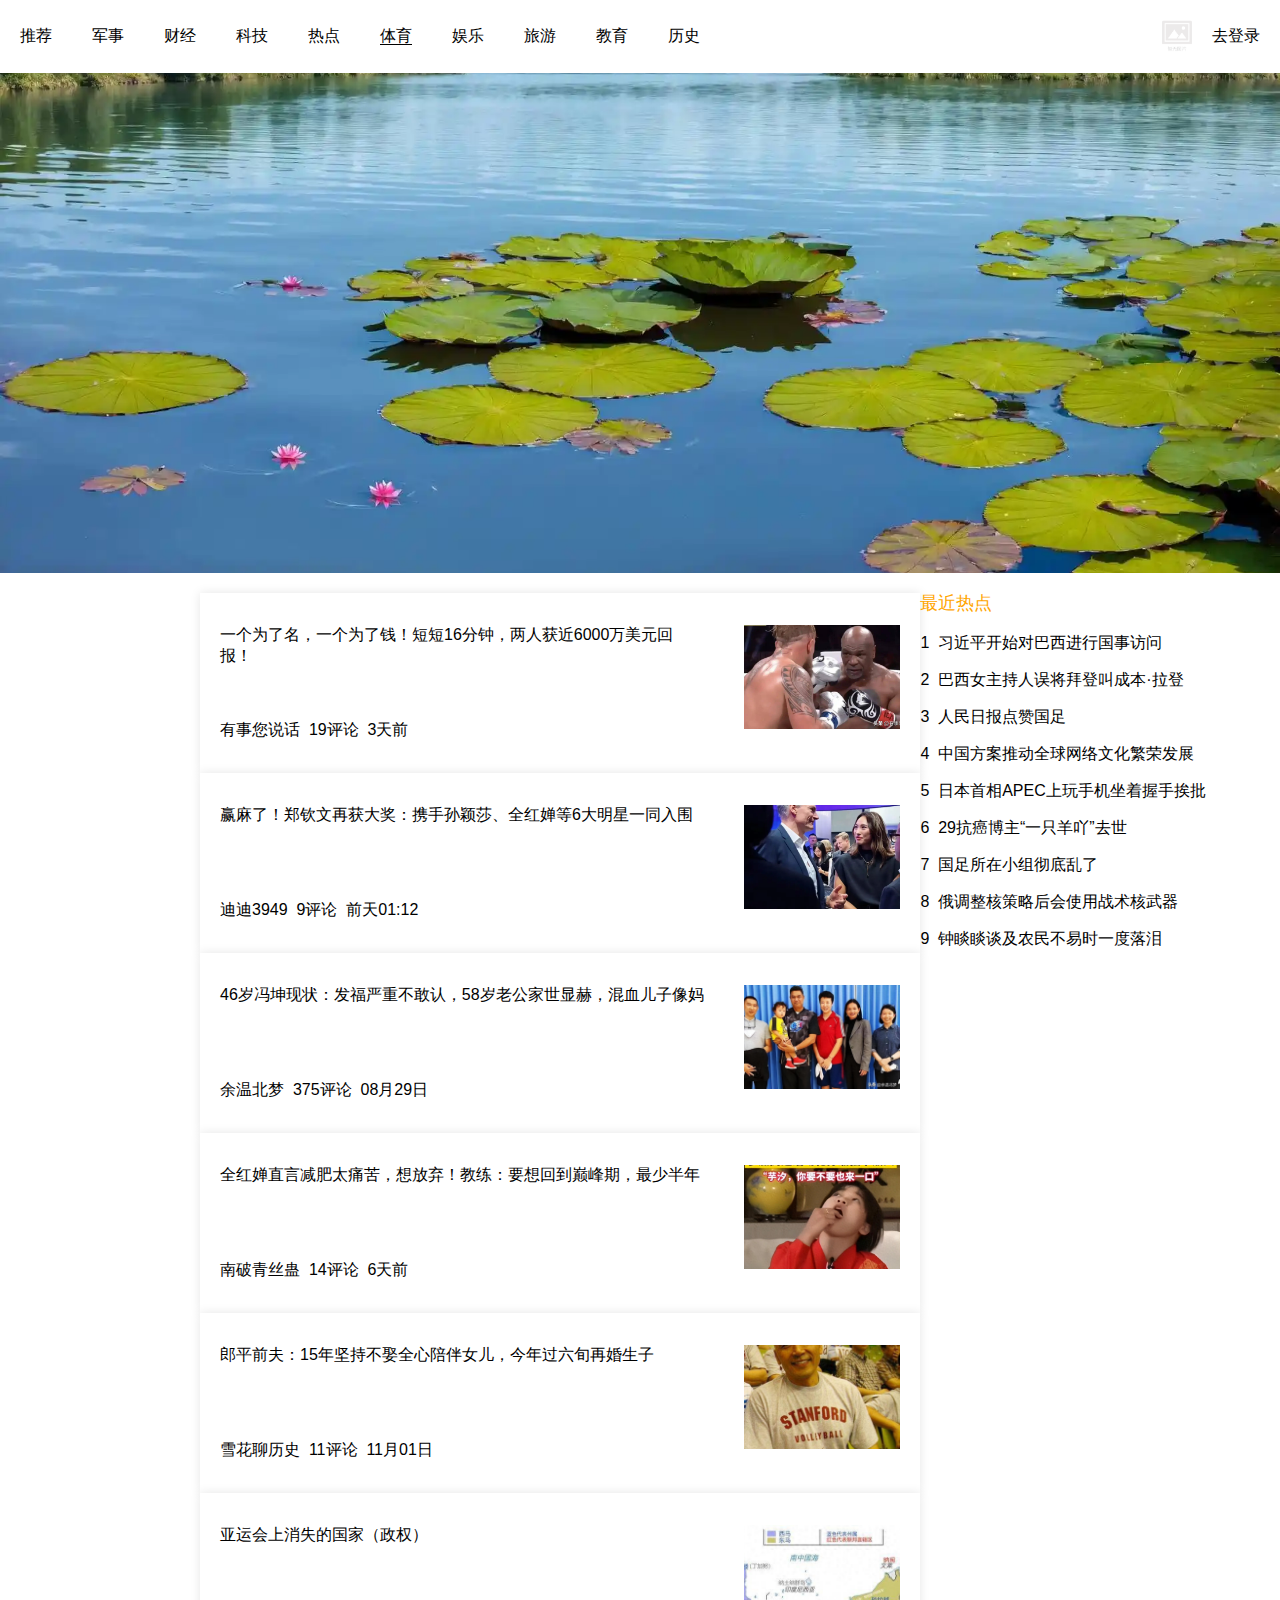
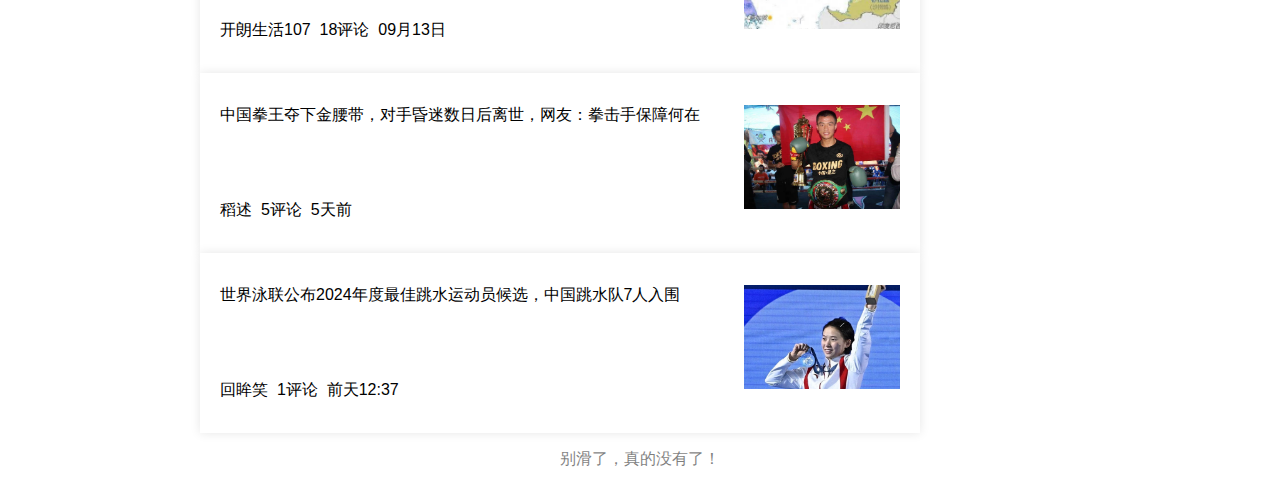
<file: html/PE.html>
<!DOCTYPE html>
<html lang="en">
<head>
    <meta charset="UTF-8">
    <meta name="viewport" content="width=device-width, initial-scale=1.0">
    <title>PE Sub Page</title>
    <link rel="stylesheet" href="../css/index.css">
</head>
<body>
    
    <div class="nav">

        <div class="nav-left-box">
            <div class="nav-left-little-box"><a href="index.html">推荐</a></div>
            <div class="nav-left-little-box"><a href="military.html">军事</a></div>
            <div class="nav-left-little-box"><a href="economy.html">财经</a></div>
            <div class="nav-left-little-box"><a href="technology.html">科技</a></div>
            <div class="nav-left-little-box"><a href="hot.html">热点</a></div>
            <div class="nav-left-little-box"><a href="PE.html" style="border-bottom: 1px solid black;">体育</a></div>
            <div class="nav-left-little-box"><a href="entertain.html">娱乐</a></div>
            <div class="nav-left-little-box"><a href="travel.html">旅游</a></div>
            <div class="nav-left-little-box"><a href="education.html">教育</a></div>
            <div class="nav-left-little-box"><a href="history.html">历史</a></div>
        </div>

        <div class="nav-right-box">
            <a href="userCenter.html"><img src="../imgs/default.jpg" id="userImage"></a>
            <a href="login.html"><p id="username-display"></p></a>
        </div>

    </div>

    <div class="top-picture">
        <img src="../imgs/scene4.jpg">
    </div>

    <div class="main">

        <div class="content">

            <div class="row" style="margin-top: 20px;">
                <div class="row-left-box">
                    <div class="upper-box">一个为了名，一个为了钱！短短16分钟，两人获近6000万美元回报！</div>
                    <div class="bottom-box">有事您说话&nbsp;&nbsp;19评论&nbsp;&nbsp;3天前</div>
                </div>
                <div class="row-right-box">
                    <img src="../imgs/25.jpg">
                </div>
            </div>

            <div class="row">
                <div class="row-left-box">
                    <div class="upper-box">赢麻了！郑钦文再获大奖：携手孙颖莎、全红婵等6大明星一同入围</div>
                    <div class="bottom-box">迪迪3949&nbsp;&nbsp;9评论&nbsp;&nbsp;前天01:12</div>
                </div>
                <div class="row-right-box">
                    <img src="../imgs/26.jpg">
                </div>
            </div>

            <div class="row">
                <div class="row-left-box">
                    <div class="upper-box">46岁冯坤现状：发福严重不敢认，58岁老公家世显赫，混血儿子像妈</div>
                    <div class="bottom-box">余温北梦&nbsp;&nbsp;375评论&nbsp;&nbsp;08月29日</div>
                </div>
                <div class="row-right-box">
                    <img src="../imgs/27.jpg">
                </div>
            </div>

            <div class="row">
                <div class="row-left-box">
                    <div class="upper-box">全红婵直言减肥太痛苦，想放弃！教练：要想回到巅峰期，最少半年</div>
                    <div class="bottom-box">南破青丝蛊&nbsp;&nbsp;14评论&nbsp;&nbsp;6天前</div>
                </div>
                <div class="row-right-box">
                    <img src="../imgs/28.jpg">
                </div>
            </div>

            <div class="row">
                <div class="row-left-box">
                    <div class="upper-box">郎平前夫：15年坚持不娶全心陪伴女儿，今年过六旬再婚生子</div>
                    <div class="bottom-box">雪花聊历史&nbsp;&nbsp;11评论&nbsp;&nbsp;11月01日</div>
                </div>
                <div class="row-right-box">
                    <img src="../imgs/29.jpg">
                </div>
            </div>

            <div class="row">
                <div class="row-left-box">
                    <div class="upper-box">亚运会上消失的国家（政权）</div>
                    <div class="bottom-box">开朗生活107&nbsp;&nbsp;18评论&nbsp;&nbsp;09月13日</div>
                </div>
                <div class="row-right-box">
                    <img src="../imgs/30.jpg">
                </div>
            </div>

            <div class="row">
                <div class="row-left-box">
                    <div class="upper-box">中国拳王夺下金腰带，对手昏迷数日后离世，网友：拳击手保障何在</div>
                    <div class="bottom-box">稻述&nbsp;&nbsp;5评论&nbsp;&nbsp;5天前</div>
                </div>
                <div class="row-right-box">
                    <img src="../imgs/31.jpg">
                </div>
            </div>

            <div class="row">
                <div class="row-left-box">
                    <div class="upper-box">世界泳联公布2024年度最佳跳水运动员候选，中国跳水队7人入围</div>
                    <div class="bottom-box">回眸笑&nbsp;&nbsp;1评论&nbsp;&nbsp;前天12:37</div>
                </div>
                <div class="row-right-box">
                    <img src="../imgs/32.jpg">
                </div>
            </div>
            
        </div>
    

        <div class="hot">
            <div>
                <p style="font-size: 18px; color: orange;">最近热点</p>
                <p>1&nbsp;&nbsp;习近平开始对巴西进行国事访问</p>
                <p>2&nbsp;&nbsp;巴西女主持人误将拜登叫成本·拉登</p>
                <p>3&nbsp;&nbsp;人民日报点赞国足</p>
                <p>4&nbsp;&nbsp;中国方案推动全球网络文化繁荣发展</p>
                <p>5&nbsp;&nbsp;日本首相APEC上玩手机坐着握手挨批</p>
                <p>6&nbsp;&nbsp;29抗癌博主“一只羊吖”去世</p>
                <p>7&nbsp;&nbsp;国足所在小组彻底乱了</p>
                <p>8&nbsp;&nbsp;俄调整核策略后会使用战术核武器</p>
                <p>9&nbsp;&nbsp;钟睒睒谈及农民不易时一度落泪</p>
                
            </div>
        </div>

    </div>
    
    <div style="text-align: center;opacity: 50%;">
        <p>别滑了，真的没有了！</p>
    </div>

    <script>
        function getQueryParam(param) {
            var urlParams = new URLSearchParams(window.location.search);
            return urlParams.get(param);
        }

        window.onload = function() {
            const username = localStorage.getItem('username');
            if (username) {
                document.getElementById('username-display').innerText = username;
            } else {
                document.getElementById('username-display').innerText = '去登录';
            }

            var cachedImage = localStorage.getItem('cachedImage');
            if (cachedImage) {
                document.getElementById('userImage').src = cachedImage;
            }
        };
    </script>
</body>
</html>
</file>
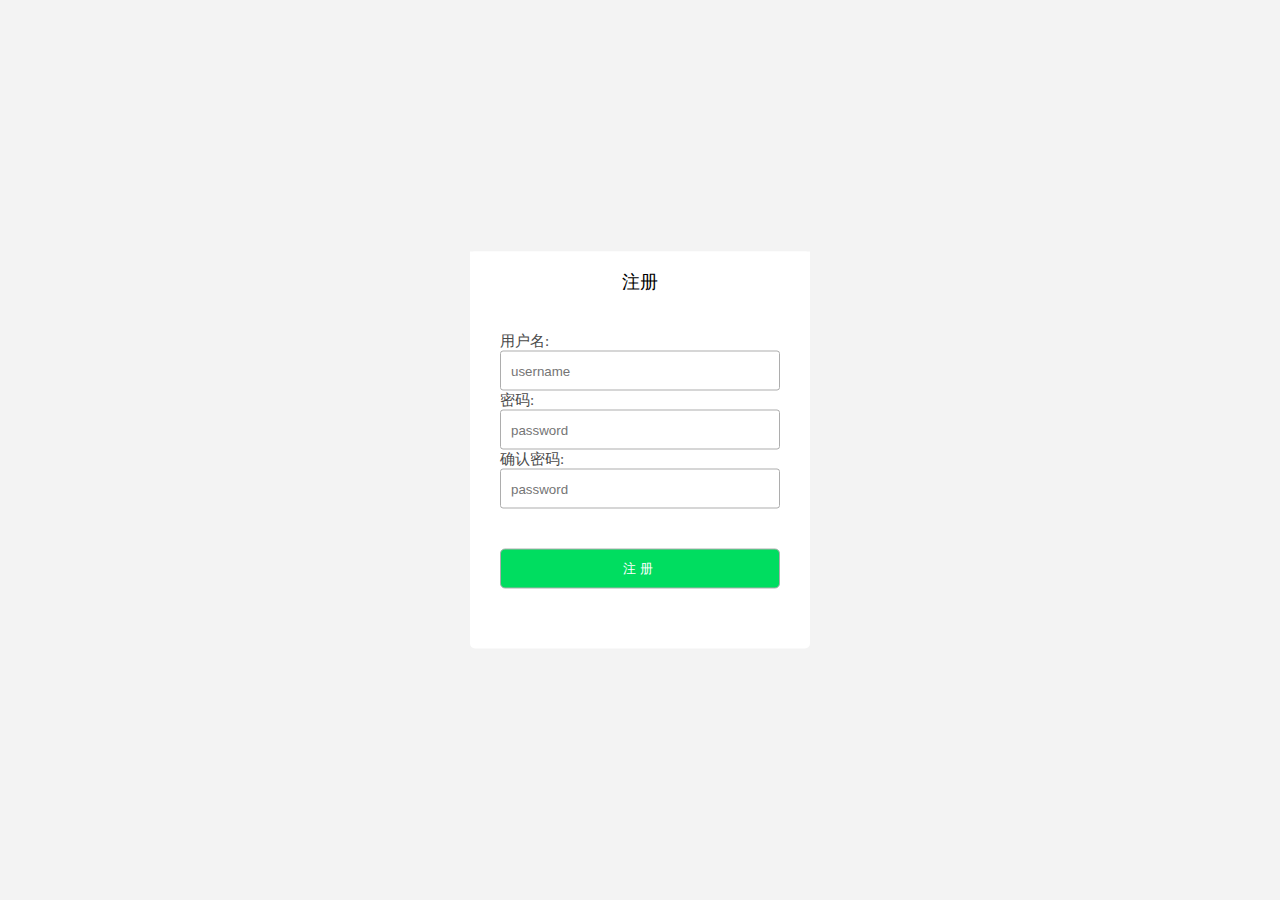
<file: html/register.html>
<!DOCTYPE html>
<html lang="en">
<head>
    <meta charset="UTF-8">
    <meta name="viewport" content="width=device-width, initial-scale=1.0">
    <title>Register Page</title>
    <link rel="stylesheet" href="../css/register.css">
    <script src="../js/click.js"></script>
    <script src="../js/pageChange.js"></script>
</head>
<body>
    <div class="register-container">
        <div class="item">
            <div>注册</div>   
        </div>

        <div class="content">
            <div style="display: block;">
                <label for="username">用户名:</label>
                <input type="text" placeholder="username" id="register-username" required>
                <br>
                <label for="password">密码:</label>
                <input type="password" placeholder="password" id="register-password" required>
                <br>
                <label for="password">确认密码:</label>
                <input type="password" placeholder="password" id="register-password2" required>
                <br>
                <input type="submit" value="注册" onclick="register()">
            </div>
        </div>
    </div>
    

</body>
</html>
</file>
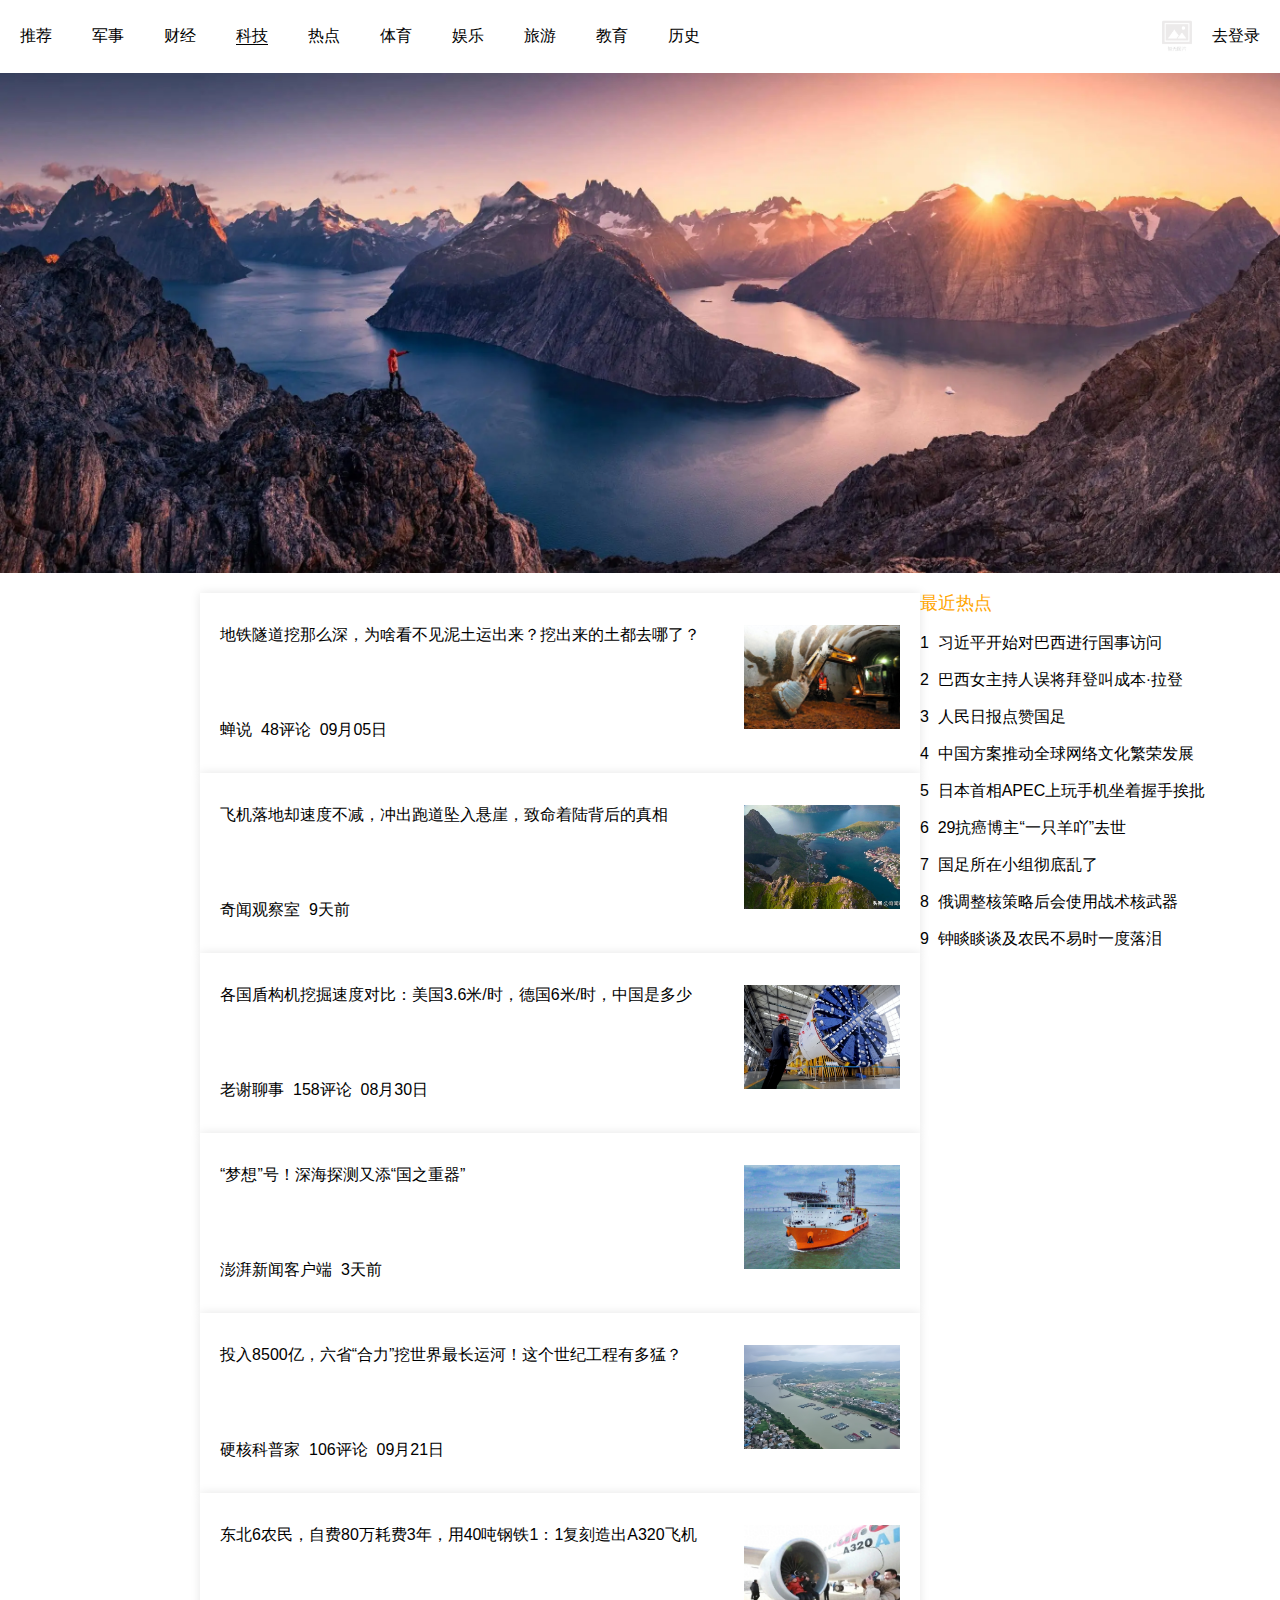
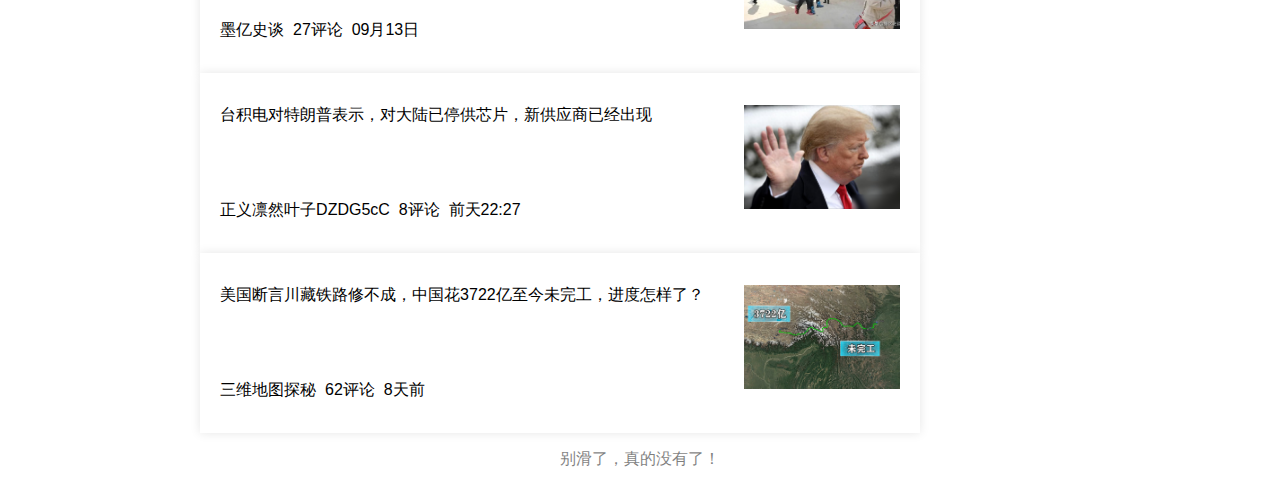
<file: html/technology.html>
<!DOCTYPE html>
<html lang="en">
<head>
    <meta charset="UTF-8">
    <meta name="viewport" content="width=device-width, initial-scale=1.0">
    <title>Technology Sub Page</title>
    <link rel="stylesheet" href="../css/index.css">
</head>
<body>
    
    <div class="nav">

        <div class="nav-left-box">
            <div class="nav-left-little-box"><a href="index.html">推荐</a></div>
            <div class="nav-left-little-box"><a href="military.html">军事</a></div>
            <div class="nav-left-little-box"><a href="economy.html">财经</a></div>
            <div class="nav-left-little-box"><a href="technology.html" style="border-bottom: 1px solid black;">科技</a></div>
            <div class="nav-left-little-box"><a href="hot.html">热点</a></div>
            <div class="nav-left-little-box"><a href="PE.html">体育</a></div>
            <div class="nav-left-little-box"><a href="entertain.html">娱乐</a></div>
            <div class="nav-left-little-box"><a href="travel.html">旅游</a></div>
            <div class="nav-left-little-box"><a href="education.html">教育</a></div>
            <div class="nav-left-little-box"><a href="history.html">历史</a></div>
        </div>

        <div class="nav-right-box">
            <a href="userCenter.html"><img src="../imgs/default.jpg" id="userImage"></a>
            <a href="login.html"><p id="username-display"></p></a>
        </div>

    </div>

    <div class="top-picture">
        <img src="../imgs/scene3.jpg">
    </div>

    <div class="main">

        <div class="content">

            <div class="row" style="margin-top: 20px;">
                <div class="row-left-box">
                    <div class="upper-box">地铁隧道挖那么深，为啥看不见泥土运出来？挖出来的土都去哪了？</div>
                    <div class="bottom-box">蝉说&nbsp;&nbsp;48评论&nbsp;&nbsp;09月05日</div>
                </div>
                <div class="row-right-box">
                    <img src="../imgs/17.jpg">
                </div>
            </div>

            <div class="row">
                <div class="row-left-box">
                    <div class="upper-box">飞机落地却速度不减，冲出跑道坠入悬崖，致命着陆背后的真相</div>
                    <div class="bottom-box">奇闻观察室&nbsp;&nbsp;9天前</div>
                </div>
                <div class="row-right-box">
                    <img src="../imgs/18.jpg">
                </div>
            </div>

            <div class="row">
                <div class="row-left-box">
                    <div class="upper-box">各国盾构机挖掘速度对比：美国3.6米/时，德国6米/时，中国是多少</div>
                    <div class="bottom-box">老谢聊事&nbsp;&nbsp;158评论&nbsp;&nbsp;08月30日</div>
                </div>
                <div class="row-right-box">
                    <img src="../imgs/19.jpg">
                </div>
            </div>

            <div class="row">
                <div class="row-left-box">
                    <div class="upper-box">“梦想”号！深海探测又添“国之重器”</div>
                    <div class="bottom-box">澎湃新闻客户端&nbsp;&nbsp;3天前</div>
                </div>
                <div class="row-right-box">
                    <img src="../imgs/20.jpg">
                </div>
            </div>

            <div class="row">
                <div class="row-left-box">
                    <div class="upper-box">投入8500亿，六省“合力”挖世界最长运河！这个世纪工程有多猛？</div>
                    <div class="bottom-box">硬核科普家&nbsp;&nbsp;106评论&nbsp;&nbsp;09月21日</div>
                </div>
                <div class="row-right-box">
                    <img src="../imgs/21.jpg">
                </div>
            </div>

            <div class="row">
                <div class="row-left-box">
                    <div class="upper-box">东北6农民，自费80万耗费3年，用40吨钢铁1：1复刻造出A320飞机</div>
                    <div class="bottom-box">墨亿史谈&nbsp;&nbsp;27评论&nbsp;&nbsp;09月13日</div>
                </div>
                <div class="row-right-box">
                    <img src="../imgs/22.jpg">
                </div>
            </div>

            <div class="row">
                <div class="row-left-box">
                    <div class="upper-box">台积电对特朗普表示，对大陆已停供芯片，新供应商已经出现</div>
                    <div class="bottom-box">正义凛然叶子DZDG5cC&nbsp;&nbsp;8评论&nbsp;&nbsp;前天22:27</div>
                </div>
                <div class="row-right-box">
                    <img src="../imgs/23.jpg">
                </div>
            </div>

            <div class="row">
                <div class="row-left-box">
                    <div class="upper-box">美国断言川藏铁路修不成，中国花3722亿至今未完工，进度怎样了？</div>
                    <div class="bottom-box">三维地图探秘&nbsp;&nbsp;62评论&nbsp;&nbsp;8天前</div>
                </div>
                <div class="row-right-box">
                    <img src="../imgs/24.jpg">
                </div>
            </div>
            
        </div>
    

        <div class="hot">
            <div>
                <p style="font-size: 18px; color: orange;">最近热点</p>
                <p>1&nbsp;&nbsp;习近平开始对巴西进行国事访问</p>
                <p>2&nbsp;&nbsp;巴西女主持人误将拜登叫成本·拉登</p>
                <p>3&nbsp;&nbsp;人民日报点赞国足</p>
                <p>4&nbsp;&nbsp;中国方案推动全球网络文化繁荣发展</p>
                <p>5&nbsp;&nbsp;日本首相APEC上玩手机坐着握手挨批</p>
                <p>6&nbsp;&nbsp;29抗癌博主“一只羊吖”去世</p>
                <p>7&nbsp;&nbsp;国足所在小组彻底乱了</p>
                <p>8&nbsp;&nbsp;俄调整核策略后会使用战术核武器</p>
                <p>9&nbsp;&nbsp;钟睒睒谈及农民不易时一度落泪</p>
                
            </div>
        </div>

    </div>
    
    <div style="text-align: center;opacity: 50%;">
        <p>别滑了，真的没有了！</p>
    </div>

    <script>
        function getQueryParam(param) {
            var urlParams = new URLSearchParams(window.location.search);
            return urlParams.get(param);
        }

        window.onload = function() {
            const username = localStorage.getItem('username');
            if (username) {
                document.getElementById('username-display').innerText = username;
            } else {
                document.getElementById('username-display').innerText = '去登录';
            }

            var cachedImage = localStorage.getItem('cachedImage');
            if (cachedImage) {
                document.getElementById('userImage').src = cachedImage;
            }
        };
    </script>
</body>
</html>
</file>
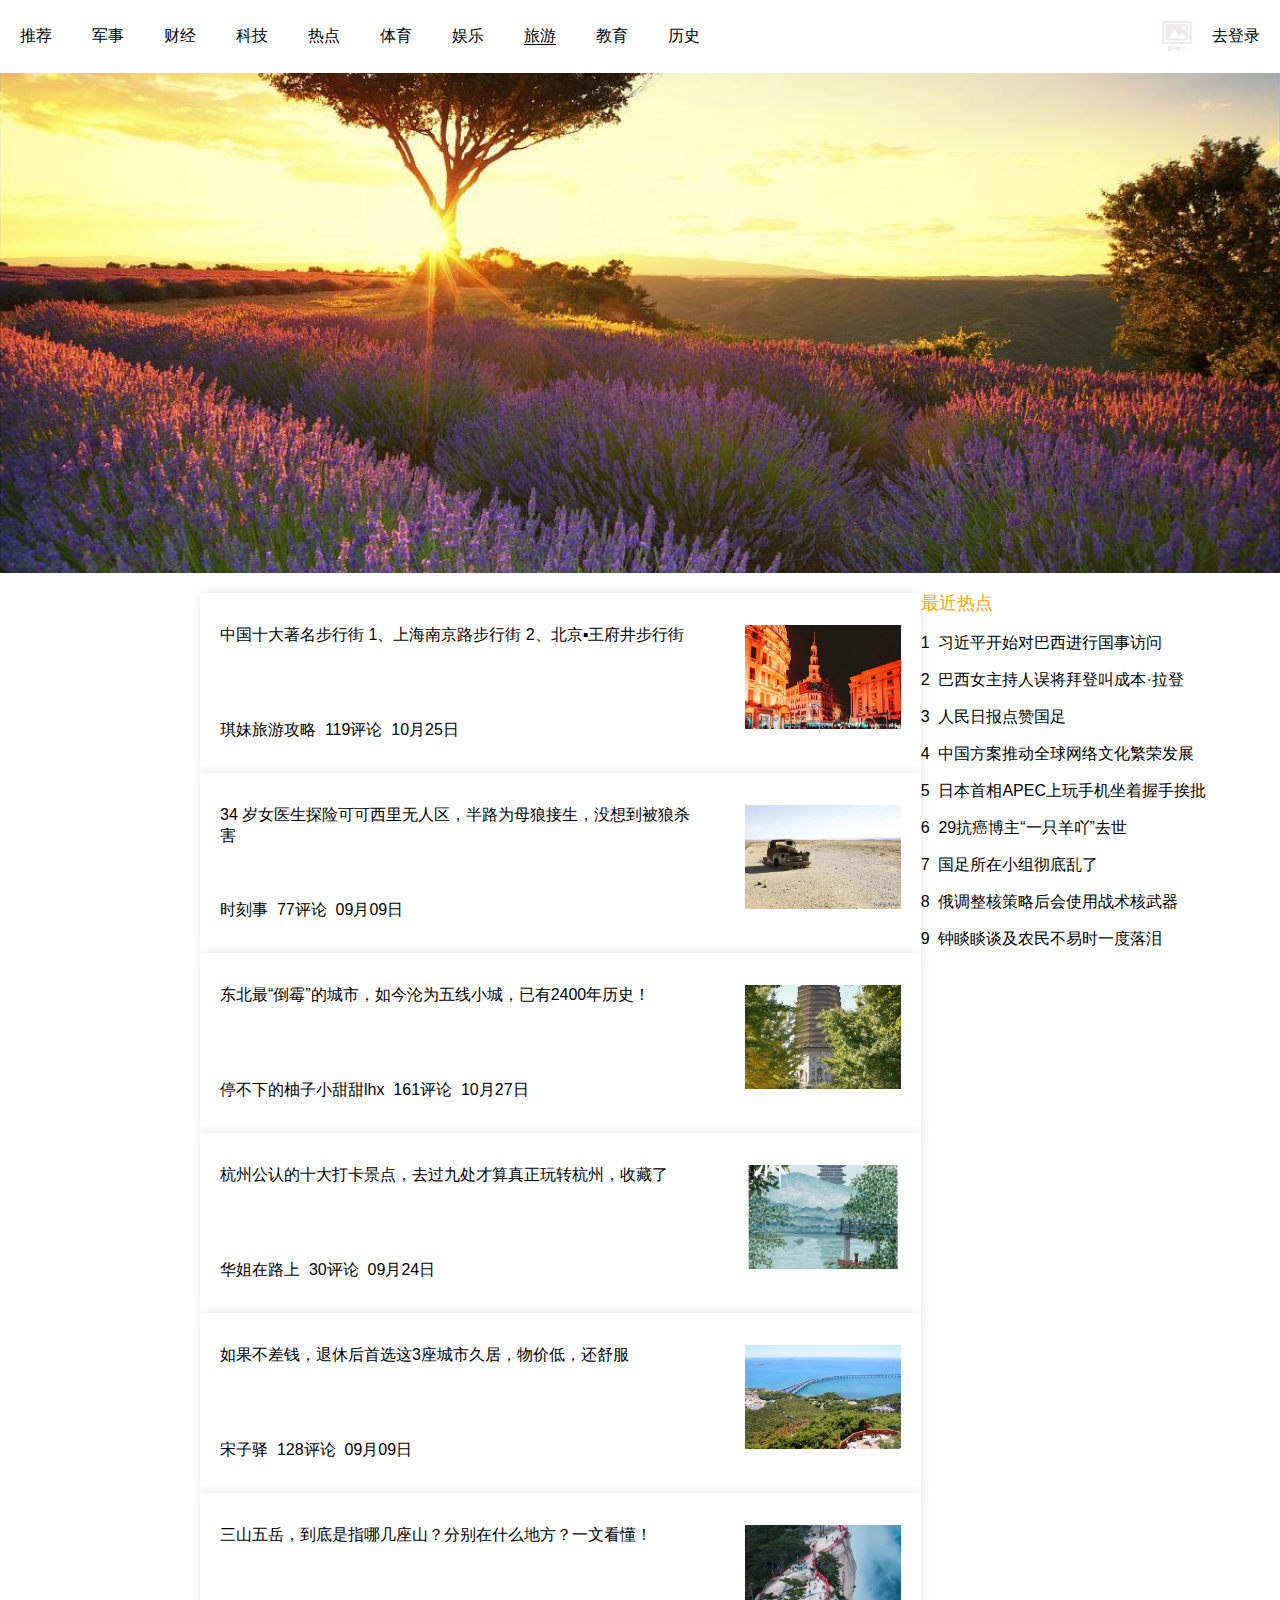
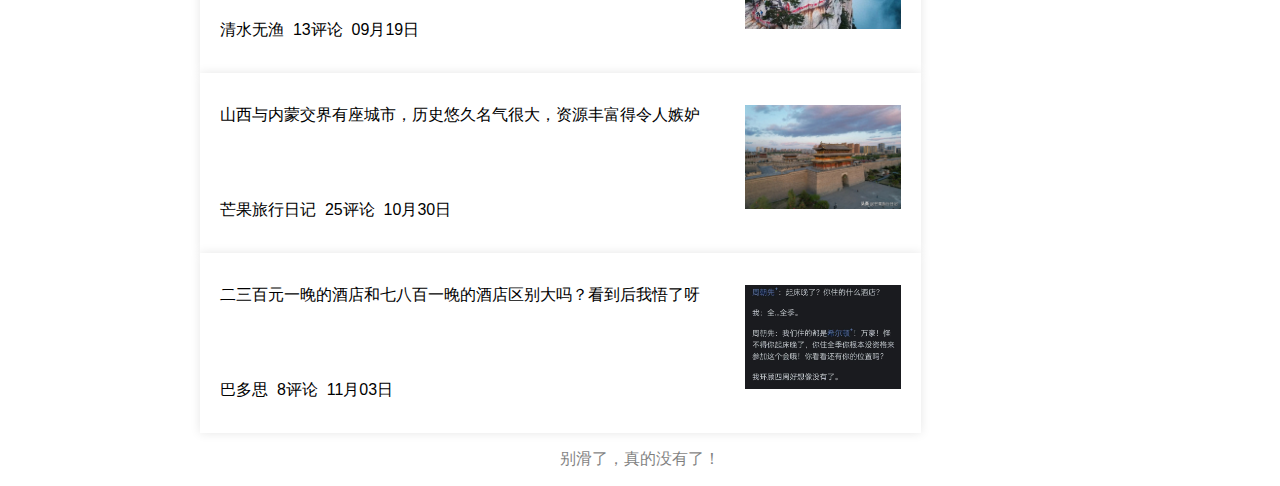
<file: html/travel.html>
<!DOCTYPE html>
<html lang="en">
<head>
    <meta charset="UTF-8">
    <meta name="viewport" content="width=device-width, initial-scale=1.0">
    <title>Index Page</title>
    <link rel="stylesheet" href="../css/index.css">
</head>
<body>
    
    <div class="nav">

        <div class="nav-left-box">
            <div class="nav-left-little-box"><a href="index.html">推荐</a></div>
            <div class="nav-left-little-box"><a href="military.html">军事</a></div>
            <div class="nav-left-little-box"><a href="economy.html">财经</a></div>
            <div class="nav-left-little-box"><a href="technology.html">科技</a></div>
            <div class="nav-left-little-box"><a href="hot.html">热点</a></div>
            <div class="nav-left-little-box"><a href="PE.html">体育</a></div>
            <div class="nav-left-little-box"><a href="entertain.html">娱乐</a></div>
            <div class="nav-left-little-box"><a href="travel.html" style="border-bottom: 1px solid black;">旅游</a></div>
            <div class="nav-left-little-box"><a href="education.html">教育</a></div>
            <div class="nav-left-little-box"><a href="history.html">历史</a></div>
        </div>

        <div class="nav-right-box">
            <a href="userCenter.html"><img src="../imgs/default.jpg" id="userImage"></a>
            <a href="login.html"><p id="username-display"></p></a>
        </div>

    </div>

    <div class="top-picture">
        <img src="../imgs/scene8.jpg">
    </div>

    <div class="main">

        <div class="content">

            <div class="row" style="margin-top: 20px;">
                <div class="row-left-box">
                    <div class="upper-box">中国十大著名步行街 1、上海南京路步行街 2、北京▪王府井步行街</div>
                    <div class="bottom-box">琪妹旅游攻略&nbsp;&nbsp;119评论&nbsp;&nbsp;10月25日</div>
                </div>
                <div class="row-right-box">
                    <img src="../imgs/57.jpg">
                </div>
            </div>

            <div class="row">
                <div class="row-left-box">
                    <div class="upper-box">34 岁女医生探险可可西里无人区，半路为母狼接生，没想到被狼杀害</div>
                    <div class="bottom-box">时刻事&nbsp;&nbsp;77评论&nbsp;&nbsp;09月09日</div>
                </div>
                <div class="row-right-box">
                    <img src="../imgs/58.jpg">
                </div>
            </div>

            <div class="row">
                <div class="row-left-box">
                    <div class="upper-box">东北最“倒霉”的城市，如今沦为五线小城，已有2400年历史！</div>
                    <div class="bottom-box">停不下的柚子小甜甜lhx&nbsp;&nbsp;161评论&nbsp;&nbsp;10月27日</div>
                </div>
                <div class="row-right-box">
                    <img src="../imgs/59.jpg">
                </div>
            </div>

            <div class="row">
                <div class="row-left-box">
                    <div class="upper-box">杭州公认的十大打卡景点，去过九处才算真正玩转杭州，收藏了</div>
                    <div class="bottom-box">华姐在路上&nbsp;&nbsp;30评论&nbsp;&nbsp;09月24日</div>
                </div>
                <div class="row-right-box">
                    <img src="../imgs/60.jpg">
                </div>
            </div>

            <div class="row">
                <div class="row-left-box">
                    <div class="upper-box">如果不差钱，退休后首选这3座城市久居，物价低，还舒服</div>
                    <div class="bottom-box">宋子驿&nbsp;&nbsp;128评论&nbsp;&nbsp;09月09日</div>
                </div>
                <div class="row-right-box">
                    <img src="../imgs/61.jpg">
                </div>
            </div>

            <div class="row">
                <div class="row-left-box">
                    <div class="upper-box">三山五岳，到底是指哪几座山？分别在什么地方？一文看懂！</div>
                    <div class="bottom-box">清水无渔&nbsp;&nbsp;13评论&nbsp;&nbsp;09月19日</div>
                </div>
                <div class="row-right-box">
                    <img src="../imgs/62.jpg">
                </div>
            </div>

            <div class="row">
                <div class="row-left-box">
                    <div class="upper-box">山西与内蒙交界有座城市，历史悠久名气很大，资源丰富得令人嫉妒</div>
                    <div class="bottom-box">芒果旅行日记&nbsp;&nbsp;25评论&nbsp;&nbsp;10月30日</div>
                </div>
                <div class="row-right-box">
                    <img src="../imgs/63.jpg">
                </div>
            </div>

            <div class="row">
                <div class="row-left-box">
                    <div class="upper-box">二三百元一晚的酒店和七八百一晚的酒店区别大吗？看到后我悟了呀</div>
                    <div class="bottom-box">巴多思&nbsp;&nbsp;8评论&nbsp;&nbsp;11月03日</div>
                </div>
                <div class="row-right-box">
                    <img src="../imgs/64.jpg">
                </div>
            </div>
            
        </div>
    

        <div class="hot">
            <div>
                <p style="font-size: 18px; color: orange;">最近热点</p>
                <p>1&nbsp;&nbsp;习近平开始对巴西进行国事访问</p>
                <p>2&nbsp;&nbsp;巴西女主持人误将拜登叫成本·拉登</p>
                <p>3&nbsp;&nbsp;人民日报点赞国足</p>
                <p>4&nbsp;&nbsp;中国方案推动全球网络文化繁荣发展</p>
                <p>5&nbsp;&nbsp;日本首相APEC上玩手机坐着握手挨批</p>
                <p>6&nbsp;&nbsp;29抗癌博主“一只羊吖”去世</p>
                <p>7&nbsp;&nbsp;国足所在小组彻底乱了</p>
                <p>8&nbsp;&nbsp;俄调整核策略后会使用战术核武器</p>
                <p>9&nbsp;&nbsp;钟睒睒谈及农民不易时一度落泪</p>
                
            </div>
        </div>

    </div>
    
    <div style="text-align: center;opacity: 50%;">
        <p>别滑了，真的没有了！</p>
    </div>

    <script>
        function getQueryParam(param) {
            var urlParams = new URLSearchParams(window.location.search);
            return urlParams.get(param);
        }

        window.onload = function() {
            const username = localStorage.getItem('username');
            if (username) {
                document.getElementById('username-display').innerText = username;
            } else {
                document.getElementById('username-display').innerText = '去登录';
            }

            var cachedImage = localStorage.getItem('cachedImage');
            if (cachedImage) {
                document.getElementById('userImage').src = cachedImage;
            }
        };

    </script>
</body>
</html>
</file>
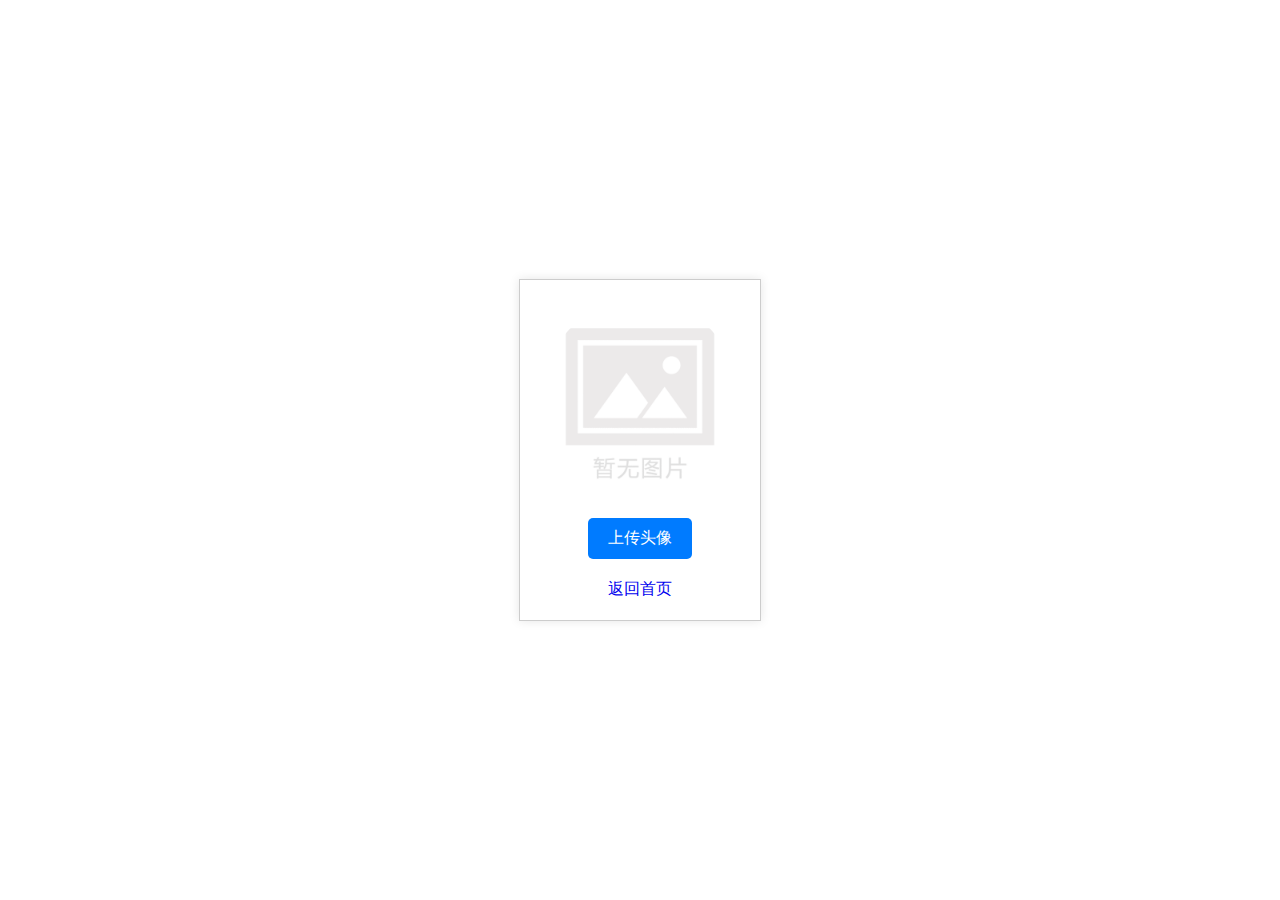
<file: html/userCenter.html>
<!DOCTYPE html>
<html lang="en">
<head>
    <meta charset="UTF-8">
    <meta name="viewport" content="width=device-width, initial-scale=1.0">
    <title>User Center Page</title>
    <link rel="stylesheet" href="../css/userCenter.css">
</head>
<body>

    <div class="uc-container">
        <div class="box">
            <div class="circle-container">
                <img id="preview" src="../imgs/default.jpg" class="box-image" alt="用户头像预览">
            </div>
            <br>
            <button class="box-button">
                <input id="imageInput" type="file" accept="image/*" style="display: none;" onchange="previewImage(event)">
                <label for="imageInput" class="upload-button">上传头像</label>
            </button>
            <br>
            <a href="index.html" style="text-decoration: none;">返回首页</a>
        </div>
    </div>
    
    <script>

        function previewImage(event) {
            var reader = new FileReader();
            reader.onload = function() {
                var imagePreview = document.getElementById('imagePreview');
                imagePreview.src = reader.result;
                imagePreview.style.display = 'block'; // 显示图片预览
            }
            // if (event.target.files && event.target.files) {
            //     reader.readAsDataURL(event.target.files); // 读取图片文件
            // }
        }

        document.getElementById('imageInput').addEventListener('change', function(event) {
        var file = event.target.files[0];
        if (file) {
            var reader = new FileReader();
            reader.onload = function(e) {
                var base64String = e.target.result;
                // 存储Base64编码到localStorage
                localStorage.setItem('cachedImage', base64String);
            
                // 设置Base64字符串为图片的源
                document.getElementById('preview').src = base64String;

            };
            reader.readAsDataURL(file);
        }
    });

    </script>
</body>
</html>
</file>
<file: css/index.css>
body{
    margin: 0;
    font-family: Arial, Helvetica, sans-serif;
}

.nav{
    display: flex;
    justify-content: space-between;
    align-items: center;
    background-color: white;
    padding: 10px 20px;
}

.nav-left-box{
    display: flex;
    gap: 40px;
}

.nav-left-little-box a,
.nav-right-box p{
    color: black;
}

.nav-right-box{
    display: flex;
    align-items: center;
    gap: 15px;
}

.nav-right-box img{
    width: 40px;
    height: 40px;
    border-radius: 50%;
}

.nav-right-box a{
    text-decoration: none;
}

.top-picture{
    width: 100%;
    height: 500px;
    overflow: hidden;
    position: relative;
}

.top-picture img{
    width: 100%;
    height: 100%;
    object-fit: cover;
}

.content{
    background-color: white;
    /* width: 100%; */
    font-family: Arial, sans-serif;
    margin: 0;
    padding: 0;
    justify-content: center;
    align-items: center;
    /* height: 100vh; */
}

.row {
    /* border-top: 100px; */
    padding: 12px 0px;
    margin-left: 200px;
    display: flex;
    /* width: 80%; */
    max-width: 800px;
    height: 156px;
    /* border: 1px solid #ccc; */
    background-color: #fff;
    box-shadow: 0 0 10px rgba(0, 0, 0, 0.1);
}

.row-left-box {
    display: flex;
    flex-direction: column;
    width: 80%;
    /* border-right: 1px solid #ccc; */
}

.upper-box {
    flex: 10;
    padding: 20px;
    box-sizing: border-box;
}
 
.bottom-box {
    flex: 1;
    padding: 20px;
    box-sizing: border-box;
}

.upper-box {
    /* background-color: #e0f7fa; */
}

.bottom-box {
    /* background-color: #ffe0b2; */
}

.row-right-box {
    /* width: 40%; */
    padding: 20px;
    box-sizing: border-box;
    /* background-color: #b3e5fc; */
}

.row-right-box img{
    height: 104px;
    width: 156px;
    object-fit: cover;
}

.main{
    display: flex;
    /* background-color: red; */
    justify-content: space-around;
}

.hot{
    width: 360px;
    position: relative;
    /* border: 1px solid #ccc; */
    /* box-shadow: 0 0 10px rgba(0, 0, 0, 0.1); */
    height: 100%;
}

.nav-left-little-box a{
    text-decoration: none;
}
</file>
<file: css/author.css>
body{
    margin: 0;
    font-family: Arial, Helvetica, sans-serif;
}

.nav{
    display: flex;
    justify-content: space-between;
    align-items: center;
    background-color: white;
    padding: 10px 20px;
}

.nav-left-box{
    display: flex;
    gap: 40px;
}

.nav-left-little-box a,
.nav-right-box p{
    color: black;
}

.nav-right-box{
    display: flex;
    align-items: center;
    gap: 15px;
}

.nav-right-box img{
    width: 40px;
    height: 40px;
    border-radius: 50%;
}

.nav-right-box a{
    text-decoration: none;
}

.content{
    background-color: white;
    /* width: 100%; */
    font-family: Arial, sans-serif;
    margin: 0;
    padding: 0;
    justify-content: center;
    align-items: center;
    /* height: 100vh; */
}

.row {
    padding: 12px 0px;
    margin-left: 200px;
    display: flex;
    max-width: 800px;
    height: 156px;
    background-color: #fff;
    box-shadow: 0 0 10px rgba(0, 0, 0, 0.1);
}

.row-left-box {
    display: flex;
    flex-direction: column;
    width: 80%;
}

.upper-box {
    flex: 10;
    padding: 20px;
    box-sizing: border-box;
}
 
.bottom-box {
    flex: 1;
    padding: 20px;
    box-sizing: border-box;
}

.row-right-box {
    padding: 20px;
    box-sizing: border-box;
}

.row-right-box img{
    height: 104px;
    width: 156px;
    object-fit: cover;
}

.profile{
    background-color: rgb(240, 240, 240);
    display: flex;
    flex-direction: row;
    justify-content: center;
    align-items: center;
}

.left{
    margin-right: 50px;
}

.left img{
    border-radius: 50%;
    width: 107px;
    height: 107px;
}

.middle p{
    font-size: 18px;
}

.button{
    background-color: red;
    margin: 0px;
    height: 36px;
    width: 180px;
    display: flex;
    justify-content: center;
    align-items: center;
    margin-left: 200px;
}

.button p{
    color: white;
}

.main{
    display: flex;
    justify-content: space-around;
}

.hot{
    width: 360px;
    position: relative;
    height: 100%;
    margin-top: 30px;
}

.hrow {
    display: flex;
    background-color: #fff;
    margin-top: 20px;
}

.hrow-left-box {
    display: flex;
    flex-direction: column;
    width: 80%;
}

.hupper-box {
    flex: 10;
    box-sizing: border-box;
}
 
.hbottom-box {
    flex: 1;
    box-sizing: border-box;
    opacity: 50%;
}

.hrow-right-box {
    box-sizing: border-box;
}

.hrow-right-box img{
    height: 70px;
    width: 94px;
    object-fit: cover;
}

.nav-left-little-box a{
    text-decoration: none;
}
</file>
<file: css/detail.css>
body{
    margin: 0;
    font-family: Arial, Helvetica, sans-serif;
}

.nav{
    display: flex;
    justify-content: space-between;
    align-items: center;
    background-color: white;
    padding: 10px 20px;
}

.nav-left-box{
    display: flex;
    gap: 40px;
}

.nav-left-little-box a,
.nav-right-box p{
    color: black;
}

.nav-right-box{
    display: flex;
    align-items: center;
    gap: 15px;
}

.nav-right-box img{
    width: 40px;
    height: 40px;
    border-radius: 50%;
}

.nav-right-box a{
    text-decoration: none;
}

.content{
    max-width: 800px;
    background-color: white;
    font-family: Arial, sans-serif;
    margin: 0;
    padding: 0;
    justify-content: center;
    align-items: center;
}

.content img{
    height: 450px;
    width: 676px;
}

.content p,b{
    font-size: 18px;
}

.hot{
    width: 360px;
    position: relative;
    height: 100%;
}

.nav-left-little-box a{
    text-decoration: none;
}

.main{
    display: flex;
    justify-content: space-around;
}

.account{
    display: flex;
    justify-content: center;
    align-items: center;
    flex-direction: column;
    margin-bottom: 20px;
    margin: 0px;
}

.button{
    background-color: red;
    margin: 0px;
    height: 32px;
    width: 96px;
    display: flex;
    justify-content: center;
    align-items: center;
}

.button p{
    color: white;
}

.account img{
    width: 60px;
    height: 60px;
    border-radius: 50%;
}

.account a{
    text-decoration: none;
    color: black;
}

.hot-works{
    margin-top: 50px;
}

.row {
    display: flex;
    background-color: #fff;
    margin-top: 20px;
}

.row-left-box {
    display: flex;
    flex-direction: column;
    width: 80%;
}

.upper-box {
    flex: 10;
    box-sizing: border-box;
}
 
.bottom-box {
    flex: 1;
    box-sizing: border-box;
    opacity: 50%;
}

.row-right-box {
    box-sizing: border-box;
}

.row-right-box img{
    height: 70px;
    width: 94px;
    object-fit: cover;
}

.more{
    background-color: #f8f8f8;
    display: flex;
    justify-content: center;
    align-items: center;
    padding: 10px 0px;
    margin-top: 20px;
}
</file>
<file: css/login.css>
*{
    margin: 0;
    padding: 0;
}

body{
    background: #f3f3f3;
}

.login-container{
    width: 340px;
    background-color: white;
    position: absolute;
    top: 50%;
    left: 50%;
    transform: translate(-50%,-50%);
    border-radius: 5px;
}

.item{
    width: 340px;
    height: 60px;
    background-color: white;
    display: inline-block;
    color: white;
    font-size: 18px;
    text-align: center;
    line-height: 60px;
}

.item div{
    display: inline-block;
    color: black;
    font-size: 18px;
    text-align: center;
    line-height: 60px;
}

.content{
    width: 100%;
}

.content div{
    margin: 20px 30px;
    display: none;
    text-align: left;
}

label{
    color: #4a4a4a;
    margin-top: 30px;
    margin-bottom: 6px;
    font-size: 15px;
}

.content input[type="text"], .content input[type="password"]{
    width: 100%;
    height: 40px;
    border-radius: 3px;
    border: 1px solid #adadad;
    padding: 0 10px;
    box-sizing: border-box;
}

.content input[type="submit"]{
    margin-top: 40px;
    width: 100%;
    height: 40px;
    border-radius: 5px;
    color: white;
    border: 1px solid #adadad;
    background-color: #00dd60;
    cursor: pointer;
    letter-spacing: 4px;
    margin-bottom: 40px;
}

p{
    color: #4a4a4a;
    font-size: 15px;
}

a{
    text-decoration: none;
}
</file>
<file: css/register.css>
*{
    margin: 0;
    padding: 0;
}

body{
    background: #f3f3f3;
}

.register-container{
    width: 340px;
    background-color: white;
    position: absolute;
    top: 50%;
    left: 50%;
    transform: translate(-50%,-50%);
    border-radius: 5px;
}

.item{
    width: 340px;
    height: 60px;
    background-color: white;
    display: inline-block;
    color: white;
    font-size: 18px;
    text-align: center;
    line-height: 60px;
}

.item div{
    display: inline-block;
    color: black;
    font-size: 18px;
    text-align: center;
    line-height: 60px;
}

.content{
    width: 100%;
}

.content div{
    margin: 20px 30px;
    display: none;
    text-align: left;
}

label{
    color: #4a4a4a;
    margin-top: 30px;
    margin-bottom: 6px;
    font-size: 15px;
}

.content input[type="text"], .content input[type="password"]{
    width: 100%;
    height: 40px;
    border-radius: 3px;
    border: 1px solid #adadad;
    padding: 0 10px;
    box-sizing: border-box;
}

.content input[type="submit"]{
    margin-top: 40px;
    width: 100%;
    height: 40px;
    border-radius: 5px;
    color: white;
    border: 1px solid #adadad;
    background-color: #00dd60;
    cursor: pointer;
    letter-spacing: 4px;
    margin-bottom: 40px;
}

p{
    color: #4a4a4a;
    font-size: 15px;
}

a{
    text-decoration: none;
}
</file>
<file: css/userCenter.css>
*{
    margin: 0;
    padding: 0;
}

/* 确保页面的整体高度和宽度是 100% */
html, body {
    height: 100%;
    margin: 0;
    display: flex;
    justify-content: center; /* 水平居中 */
    align-items: center;     /* 垂直居中 */
    font-family: Arial, sans-serif;
}

/* 容器的样式 */
.container {
    display: flex;
    justify-content: center; /* 水平居中 */
    align-items: center;     /* 垂直居中 */
    width: 100%;            /* 可选: 确保容器占满全屏 */
    height: 100%;           /* 可选: 确保容器占满全屏 */
}

/* 盒子的样式 */
.box {
    text-align: center;      /* 让内部元素水平居中 */
    padding: 20px;
    border: 1px solid #ccc;  /* 可选: 添加边框 */
    box-shadow: 0 0 10px rgba(0, 0, 0, 0.1);  /* 可选: 添加阴影 */
    background-color: #fff;  /* 可选: 背景颜色 */
}

/* 图片样式 */
.box-image {
    height: 200px;            
    width: 200px;
    margin-bottom: 20px;     /*图片下方的间距*/
    border-radius: 50%;  
}

.circle-container {
    width: 200px; /* 设置容器宽度 */
    height: 200px; /* 设置容器高度 */
    overflow: hidden; /* 超出容器部分隐藏 */
    border-radius: 50%; /* 圆形容器 */
    position: relative;
}

/* 按钮样式 */
.box-button {
    padding: 10px 20px;
    margin-bottom: 20px;     /* 按钮下方的间距 */
    border: none;            /* 去掉默认边框 */
    background-color: #007BFF; /* 按钮背景颜色 */
    color: #fff;             /* 按钮文字颜色 */
    cursor: pointer;         /* 鼠标悬停时显示手型 */
    font-size: 16px;         /* 按钮文字大小 */
    border-radius: 5px;      /* 圆角 */
}

/* 超链接样式 */
.box-link {
    text-decoration: none;   /* 去掉默认下划线 */
    color: #007BFF;          /* 超链接颜色 */
    font-size: 16px;         /* 超链接文字大小 */
}

/* 超链接悬停样式 */
.box-link:hover {
    text-decoration: underline; /* 悬停时显示下划线 */
}
</file>
